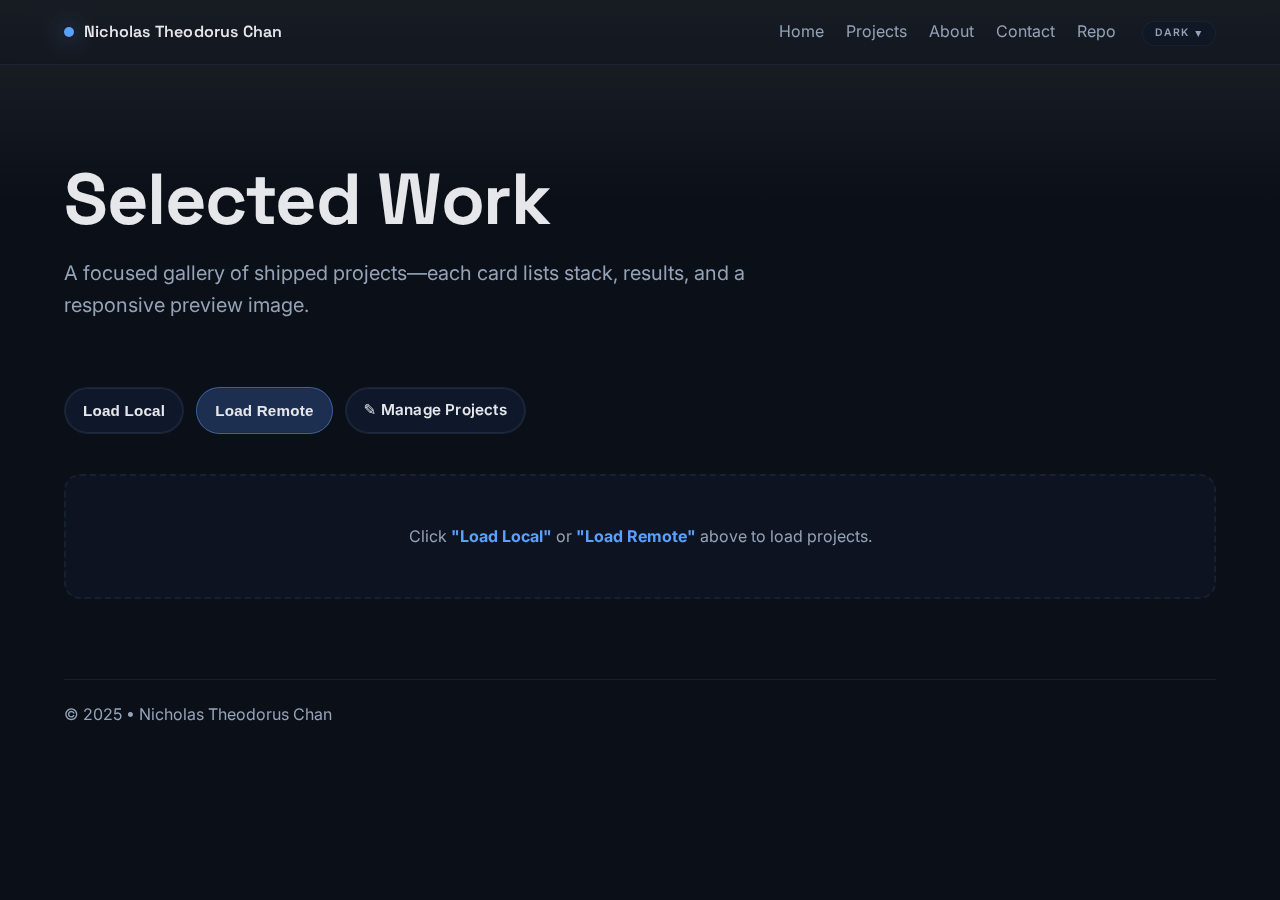
<file: projects/index.html>
<!DOCTYPE html>
<html lang="en" data-theme="dark">
  <head>
    <meta charset="utf-8" />
    <meta name="viewport" content="width=device-width, initial-scale=1" />
    <title>Projects — Firstname Lastname</title>
    <meta
      name="description"
      content="Project gallery with responsive images, accessible cards, and a clean grid layout."
    />
    <!-- Fonts (shared with landing) -->
    <link rel="preconnect" href="https://fonts.googleapis.com" />
    <link rel="preconnect" href="https://fonts.gstatic.com" crossorigin />
    <link
      href="https://fonts.googleapis.com/css2?family=Inter:wght@300..900&family=Space+Grotesk:wght@400..700&display=swap"
      rel="stylesheet"
    />
    <!-- Shared styles -->
    <link rel="stylesheet" href="/styles.css" />
  </head>

  <body>
    <!-- Skip to main content link (Accessibility Enhancement) -->
    <a href="#main-content" class="skip-link">Skip to main content</a>

    <!-- ================== Nav (shared) ================== -->
    <header class="nav">
      <div class="wrap nav-inner">
        <div class="brand">
          <span class="brand-dot" aria-hidden="true"></span>
          <span>Nicholas Theodorus Chan</span>
        </div>

        <nav class="links" aria-label="Primary">
          <a href="/index.html" data-nav-transition>Home</a>
          <a href="/projects/index.html" data-nav-transition>Projects</a>
          <a href="/about/index.html" data-nav-transition>About</a>
          <a href="/contact/index.html" data-nav-transition>Contact</a>
          <!-- required links surfaced on page 1 -->
          <a
            id="repo"
            href="https://github.com/NicholasTc/cse134b_hw5_NicholasChan.git"
            aria-label="GitHub repository"
            >Repo</a
          >
          <div class="theme-picker" data-theme-picker>
            <button
              type="button"
              class="theme-trigger"
              data-theme-trigger
              aria-haspopup="true"
              aria-expanded="false"
            >
              <span class="theme-trigger-label" data-theme-label>Dark</span>
              <span class="theme-trigger-caret" aria-hidden="true">▾</span>
              <span class="sr-only">Open theme picker</span>
            </button>
            <div
              class="theme-panel"
              role="dialog"
              aria-label="Theme picker"
              data-theme-panel
              tabindex="-1"
              hidden
            >
              <div class="theme-panel-head">
                <p>Theme options</p>
                <button
                  type="button"
                  class="theme-panel-close"
                  data-theme-close
                  aria-label="Close theme picker"
                >
                  ✕
                </button>
              </div>
              <p class="theme-panel-subheading">Presets</p>
              <div class="theme-options">
                <button type="button" data-theme-option="dark">Dark</button>
                <button type="button" data-theme-option="light">Light</button>
                <button type="button" data-theme-option="midnight">
                  Midnight
                </button>
                <button type="button" data-theme-option="sand">Sand</button>
              </div>
              <hr />
              <button
                type="button"
                class="theme-custom-open"
                data-theme-custom-open
              >
                Custom…
              </button>
              <form class="theme-custom-form" data-theme-custom-form hidden>
                <label>
                  <span>Background color</span>
                  <input
                    type="color"
                    name="bg"
                    value="#0b0f17"
                    aria-label="Background color"
                    required
                  />
                </label>
                <label>
                  <span>Text color</span>
                  <input
                    type="color"
                    name="text"
                    value="#e5e7eb"
                    aria-label="Text color"
                    required
                  />
                </label>
                <label>
                  <span>Accent color</span>
                  <input
                    type="color"
                    name="accent"
                    value="#60a5fa"
                    aria-label="Accent color"
                    required
                  />
                </label>
                <label>
                  <span>Font</span>
                  <select name="font" aria-label="Font selection">
                    <option value="inter">Inter / Space Grotesk</option>
                    <option value="serif">Serif stack</option>
                    <option value="mono">Monospace stack</option>
                  </select>
                </label>
                <div class="theme-custom-actions">
                  <button type="button" data-theme-custom-save>
                    Save theme
                  </button>
                  <button type="button" data-theme-custom-cancel>Cancel</button>
                </div>
              </form>
              <button type="button" class="theme-reset" data-theme-reset>
                Reset to Dark
              </button>
            </div>
          </div>
        </nav>
      </div>
    </header>
    <noscript>
      <p class="no-js-note">Enable JavaScript to access the theme switcher.</p>
    </noscript>

    <main id="main-content" class="wrap">
      <!-- ================== Hero ================== -->
      <section class="hero projects-hero" aria-label="Projects intro">
        <h1>Selected Work</h1>
        <p class="lead">
          A focused gallery of shipped projects—each card lists stack, results,
          and a responsive preview image.
        </p>
      </section>

      <!-- ================== Data Loading Controls ================== -->
      <section class="projects-head" aria-label="Project data controls">
        <div class="controls">
          <!-- Load Data Buttons (Part 2: Data Loading) -->
          <div
            class="data-loaders"
            role="toolbar"
            aria-label="Load project data"
          >
            <button
              type="button"
              id="loadLocalBtn"
              class="btn load-btn"
              aria-describedby="loadStatus"
            >
              Load Local
            </button>
            <button
              type="button"
              id="loadRemoteBtn"
              class="btn load-btn load-btn--primary"
              aria-describedby="loadStatus"
            >
              Load Remote
            </button>

            <!-- Link to CRUD page (Part 3) -->
            <a href="/crud.html" class="btn load-btn" data-nav-transition>
              ✎ Manage Projects
            </a>
          </div>

          <!-- Status message for loading feedback -->
          <p
            id="loadStatus"
            class="load-status"
            role="status"
            aria-live="polite"
            hidden
          ></p>
        </div>
      </section>

      <!-- ================== Projects Grid (populated via JavaScript) ================== -->
      <section aria-labelledby="gallery-title">
        <h2 id="gallery-title" class="sr-only">Project gallery</h2>

        <!-- 
          Part 2: Data Loading
          This container starts empty. Click "Load Local" or "Load Remote" 
          to populate it with <project-card> elements via JavaScript.
        -->
        <div class="project-cards-grid" id="projectCardsContainer">
          <!-- Project cards will be dynamically inserted here -->
          <p class="empty-state">
            Click <strong>"Load Local"</strong> or
            <strong>"Load Remote"</strong> above to load projects.
          </p>
        </div>
      </section>

      <!--  Footer -->
      <footer>© 2025 • Nicholas Theodorus Chan</footer>
    </main>
    <script type="module" src="/assets/scripts/project-card.js"></script>
    <script type="module" src="/assets/scripts/project-loader.js"></script>
    <script type="module" src="/assets/scripts/theme-transitions.js"></script>
  </body>
</html>
</file>
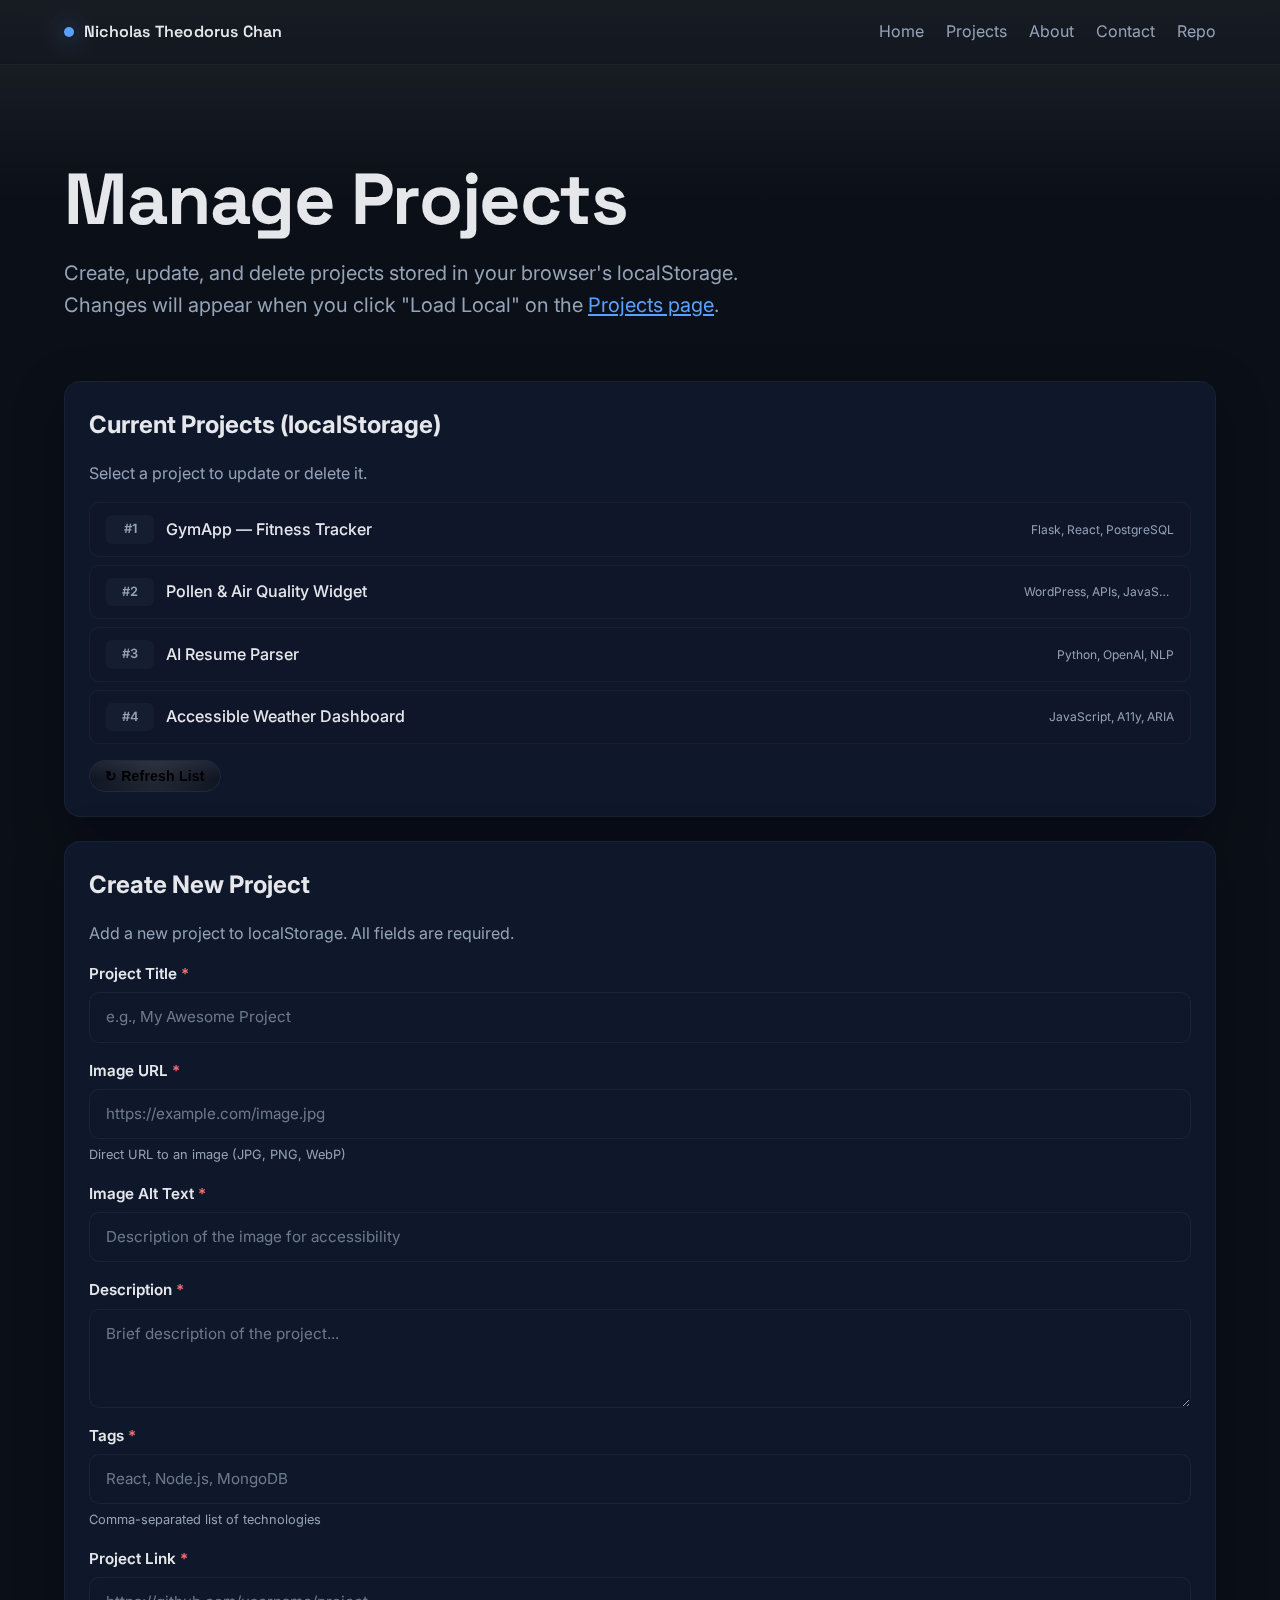
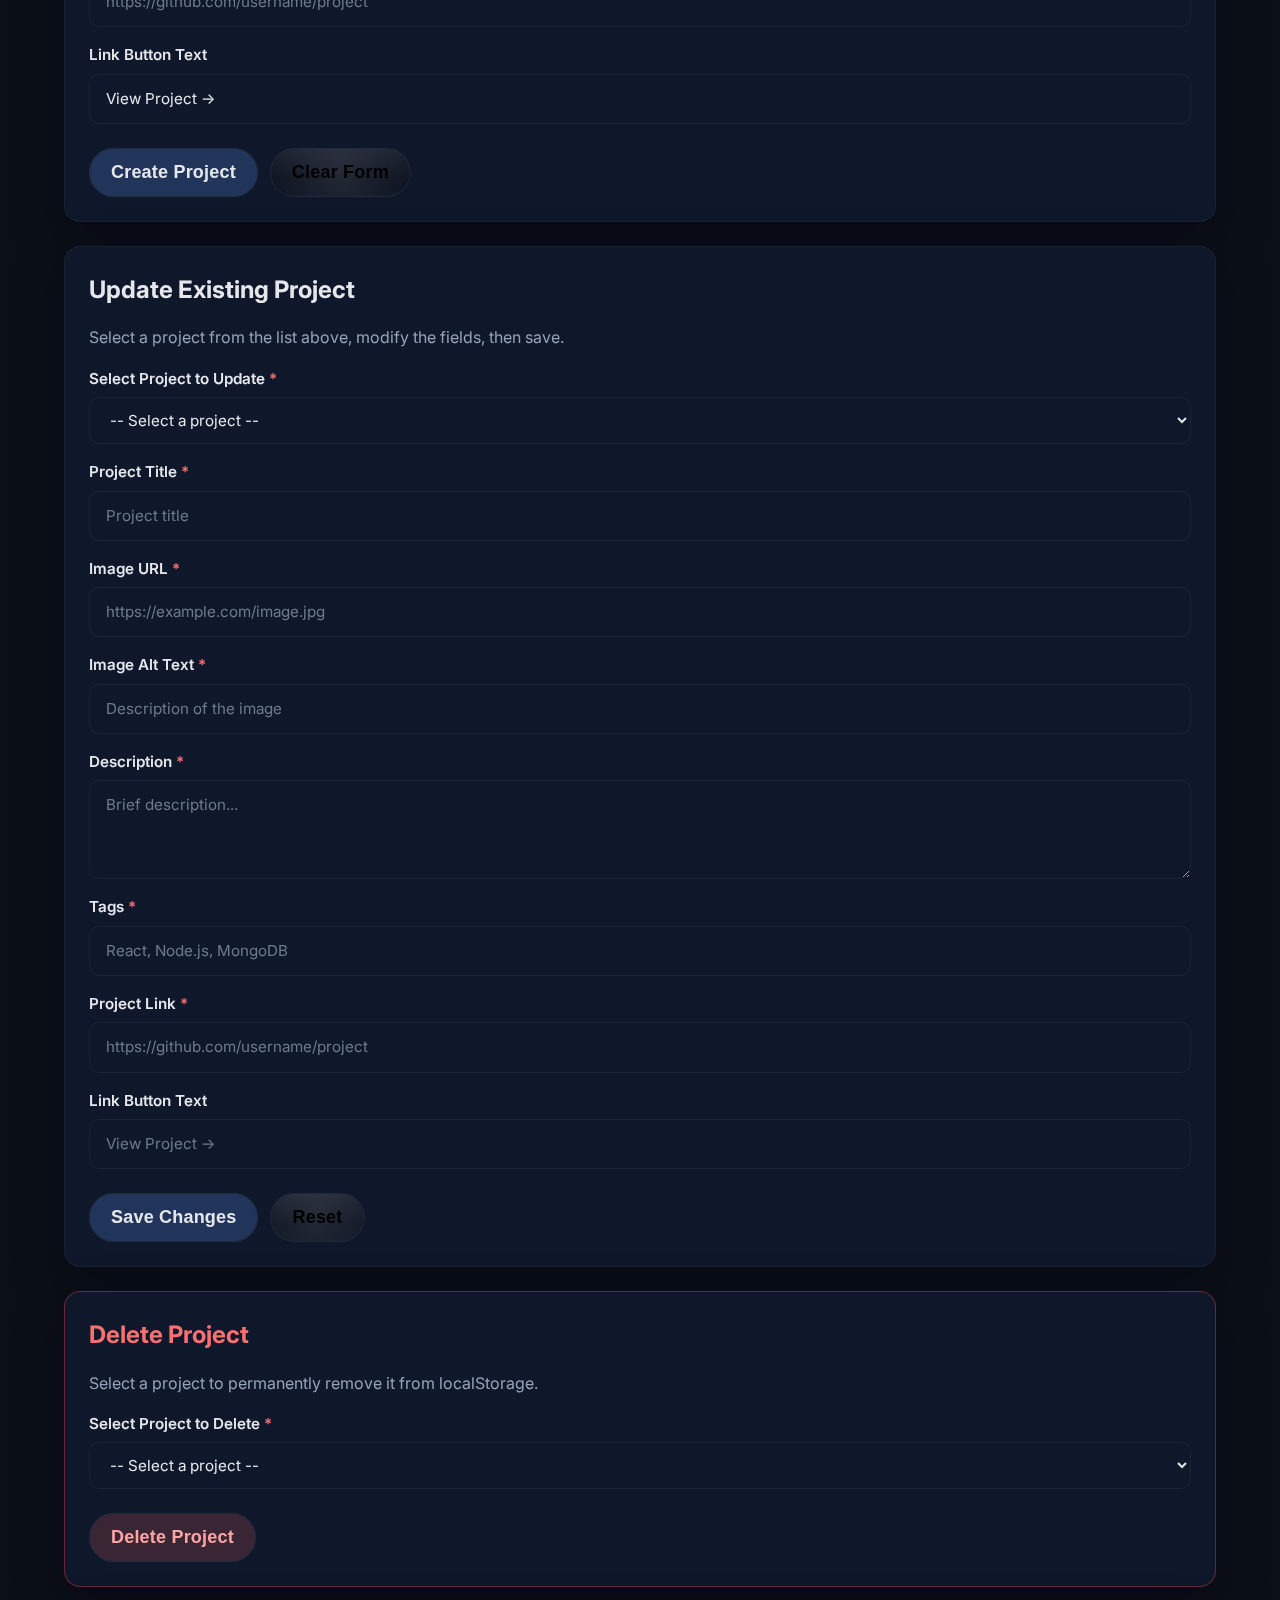
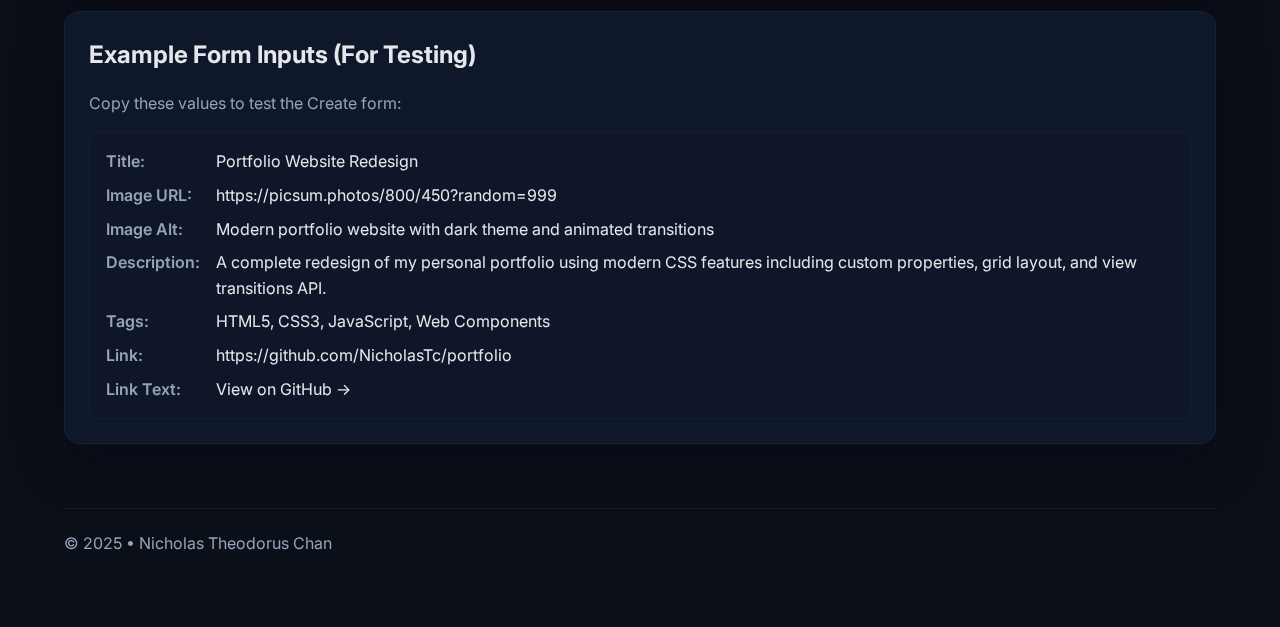
<file: crud.html>
<!DOCTYPE html>
<html lang="en" data-theme="dark">
  <head>
    <meta charset="utf-8" />
    <meta name="viewport" content="width=device-width, initial-scale=1" />
    <title>Manage Projects — CRUD Operations</title>
    <meta
      name="description"
      content="Create, update, and delete projects using localStorage. Part 3 of HW5."
    />
    <!-- Fonts -->
    <link rel="preconnect" href="https://fonts.googleapis.com" />
    <link rel="preconnect" href="https://fonts.gstatic.com" crossorigin />
    <link
      href="https://fonts.googleapis.com/css2?family=Inter:wght@300..900&family=Space+Grotesk:wght@400..700&display=swap"
      rel="stylesheet"
    />
    <!-- Shared styles -->
    <link rel="stylesheet" href="/styles.css" />
  </head>

  <body>
    <!-- Skip to main content link (Accessibility Enhancement) -->
    <a href="#main-content" class="skip-link">Skip to main content</a>

    <!-- ================== Nav ================== -->
    <header class="nav">
      <div class="wrap nav-inner">
        <div class="brand">
          <span class="brand-dot" aria-hidden="true"></span>
          <span>Nicholas Theodorus Chan</span>
        </div>

        <nav class="links" aria-label="Primary">
          <a href="/index.html" data-nav-transition>Home</a>
          <a href="/projects/index.html" data-nav-transition>Projects</a>
          <a href="/about/index.html" data-nav-transition>About</a>
          <a href="/contact/index.html" data-nav-transition>Contact</a>
          <a
            id="repo"
            href="https://github.com/NicholasTc/cse134b_hw5_NicholasChan.git"
            aria-label="GitHub repository"
            >Repo</a
          >
        </nav>
      </div>
    </header>

    <main id="main-content" class="wrap crud-main">
      <!-- ================== Hero ================== -->
      <section class="hero crud-hero" aria-label="CRUD intro">
        <h1>Manage Projects</h1>
        <p class="lead">
          Create, update, and delete projects stored in your browser's
          localStorage. Changes will appear when you click "Load Local" on the
          <a href="/projects/index.html" class="link">Projects page</a>.
        </p>
      </section>

      <!-- ================== Current Projects List ================== -->
      <section class="crud-section" aria-labelledby="current-projects-title">
        <div class="crud-card">
          <h2 id="current-projects-title">Current Projects (localStorage)</h2>
          <p class="muted">Select a project to update or delete it.</p>

          <div
            id="projectsList"
            class="projects-list"
            role="listbox"
            aria-label="Stored projects"
          >
            <!-- Projects will be dynamically loaded here -->
            <p class="empty-list">Loading projects...</p>
          </div>

          <button type="button" id="refreshListBtn" class="btn refresh-btn">
            ↻ Refresh List
          </button>
        </div>
      </section>

      <!-- ================== CREATE Form ================== -->
      <section class="crud-section" aria-labelledby="create-title">
        <div class="crud-card">
          <h2 id="create-title">Create New Project</h2>
          <p class="muted">
            Add a new project to localStorage. All fields are required.
          </p>

          <form id="createForm" class="crud-form" novalidate>
            <div class="form-group">
              <label for="create-title-input"
                >Project Title <span class="req">*</span></label
              >
              <input
                type="text"
                id="create-title-input"
                name="title"
                placeholder="e.g., My Awesome Project"
                required
                minlength="3"
                maxlength="100"
              />
            </div>

            <div class="form-group">
              <label for="create-image"
                >Image URL <span class="req">*</span></label
              >
              <input
                type="url"
                id="create-image"
                name="image"
                placeholder="https://example.com/image.jpg"
                required
              />
              <p class="hint">Direct URL to an image (JPG, PNG, WebP)</p>
            </div>

            <div class="form-group">
              <label for="create-image-alt"
                >Image Alt Text <span class="req">*</span></label
              >
              <input
                type="text"
                id="create-image-alt"
                name="imageAlt"
                placeholder="Description of the image for accessibility"
                required
                minlength="10"
                maxlength="200"
              />
            </div>

            <div class="form-group">
              <label for="create-description"
                >Description <span class="req">*</span></label
              >
              <textarea
                id="create-description"
                name="description"
                rows="3"
                placeholder="Brief description of the project..."
                required
                minlength="20"
                maxlength="500"
              ></textarea>
            </div>

            <div class="form-group">
              <label for="create-tags">Tags <span class="req">*</span></label>
              <input
                type="text"
                id="create-tags"
                name="tags"
                placeholder="React, Node.js, MongoDB"
                required
              />
              <p class="hint">Comma-separated list of technologies</p>
            </div>

            <div class="form-group">
              <label for="create-link"
                >Project Link <span class="req">*</span></label
              >
              <input
                type="url"
                id="create-link"
                name="link"
                placeholder="https://github.com/username/project"
                required
              />
            </div>

            <div class="form-group">
              <label for="create-link-text">Link Button Text</label>
              <input
                type="text"
                id="create-link-text"
                name="linkText"
                placeholder="View Project →"
                value="View Project →"
                maxlength="30"
              />
            </div>

            <div class="form-actions">
              <button type="submit" class="btn btn-primary">
                Create Project
              </button>
              <button type="reset" class="btn">Clear Form</button>
            </div>

            <p
              id="createStatus"
              class="form-status"
              role="status"
              aria-live="polite"
              hidden
            ></p>
          </form>
        </div>
      </section>

      <!-- ================== UPDATE Form ================== -->
      <section class="crud-section" aria-labelledby="update-title">
        <div class="crud-card">
          <h2 id="update-title">Update Existing Project</h2>
          <p class="muted">
            Select a project from the list above, modify the fields, then save.
          </p>

          <form id="updateForm" class="crud-form" novalidate>
            <div class="form-group">
              <label for="update-select"
                >Select Project to Update <span class="req">*</span></label
              >
              <select id="update-select" name="projectId" required>
                <option value="">-- Select a project --</option>
                <!-- Options populated dynamically -->
              </select>
            </div>

            <div class="form-group">
              <label for="update-title-input"
                >Project Title <span class="req">*</span></label
              >
              <input
                type="text"
                id="update-title-input"
                name="title"
                placeholder="Project title"
                required
                minlength="3"
                maxlength="100"
              />
            </div>

            <div class="form-group">
              <label for="update-image"
                >Image URL <span class="req">*</span></label
              >
              <input
                type="url"
                id="update-image"
                name="image"
                placeholder="https://example.com/image.jpg"
                required
              />
            </div>

            <div class="form-group">
              <label for="update-image-alt"
                >Image Alt Text <span class="req">*</span></label
              >
              <input
                type="text"
                id="update-image-alt"
                name="imageAlt"
                placeholder="Description of the image"
                required
                minlength="10"
                maxlength="200"
              />
            </div>

            <div class="form-group">
              <label for="update-description"
                >Description <span class="req">*</span></label
              >
              <textarea
                id="update-description"
                name="description"
                rows="3"
                placeholder="Brief description..."
                required
                minlength="20"
                maxlength="500"
              ></textarea>
            </div>

            <div class="form-group">
              <label for="update-tags">Tags <span class="req">*</span></label>
              <input
                type="text"
                id="update-tags"
                name="tags"
                placeholder="React, Node.js, MongoDB"
                required
              />
            </div>

            <div class="form-group">
              <label for="update-link"
                >Project Link <span class="req">*</span></label
              >
              <input
                type="url"
                id="update-link"
                name="link"
                placeholder="https://github.com/username/project"
                required
              />
            </div>

            <div class="form-group">
              <label for="update-link-text">Link Button Text</label>
              <input
                type="text"
                id="update-link-text"
                name="linkText"
                placeholder="View Project →"
                maxlength="30"
              />
            </div>

            <div class="form-actions">
              <button type="submit" class="btn btn-primary">
                Save Changes
              </button>
              <button type="reset" class="btn">Reset</button>
            </div>

            <p
              id="updateStatus"
              class="form-status"
              role="status"
              aria-live="polite"
              hidden
            ></p>
          </form>
        </div>
      </section>

      <!-- ================== DELETE Section ================== -->
      <section class="crud-section" aria-labelledby="delete-title">
        <div class="crud-card crud-card--danger">
          <h2 id="delete-title">Delete Project</h2>
          <p class="muted">
            Select a project to permanently remove it from localStorage.
          </p>

          <form id="deleteForm" class="crud-form">
            <div class="form-group">
              <label for="delete-select"
                >Select Project to Delete <span class="req">*</span></label
              >
              <select id="delete-select" name="projectId" required>
                <option value="">-- Select a project --</option>
                <!-- Options populated dynamically -->
              </select>
            </div>

            <div id="deletePreview" class="delete-preview" hidden>
              <p><strong>You are about to delete:</strong></p>
              <p id="deletePreviewTitle" class="delete-preview-title"></p>
            </div>

            <div class="form-actions">
              <button type="submit" class="btn btn-danger">
                Delete Project
              </button>
            </div>

            <p
              id="deleteStatus"
              class="form-status"
              role="status"
              aria-live="polite"
              hidden
            ></p>
          </form>
        </div>
      </section>

      <!-- ================== Example Test Data ================== -->
      <section class="crud-section" aria-labelledby="example-title">
        <div class="crud-card">
          <h2 id="example-title">Example Form Inputs (For Testing)</h2>
          <p class="muted">Copy these values to test the Create form:</p>

          <div class="example-data">
            <dl>
              <dt>Title:</dt>
              <dd>Portfolio Website Redesign</dd>

              <dt>Image URL:</dt>
              <dd>https://picsum.photos/800/450?random=999</dd>

              <dt>Image Alt:</dt>
              <dd>
                Modern portfolio website with dark theme and animated
                transitions
              </dd>

              <dt>Description:</dt>
              <dd>
                A complete redesign of my personal portfolio using modern CSS
                features including custom properties, grid layout, and view
                transitions API.
              </dd>

              <dt>Tags:</dt>
              <dd>HTML5, CSS3, JavaScript, Web Components</dd>

              <dt>Link:</dt>
              <dd>https://github.com/NicholasTc/portfolio</dd>

              <dt>Link Text:</dt>
              <dd>View on GitHub →</dd>
            </dl>
          </div>
        </div>
      </section>

      <!-- Footer -->
      <footer>© 2025 • Nicholas Theodorus Chan</footer>
    </main>

    <script type="module" src="/assets/scripts/project-crud.js"></script>
    <script type="module" src="/assets/scripts/theme-transitions.js"></script>
  </body>
</html>
</file>
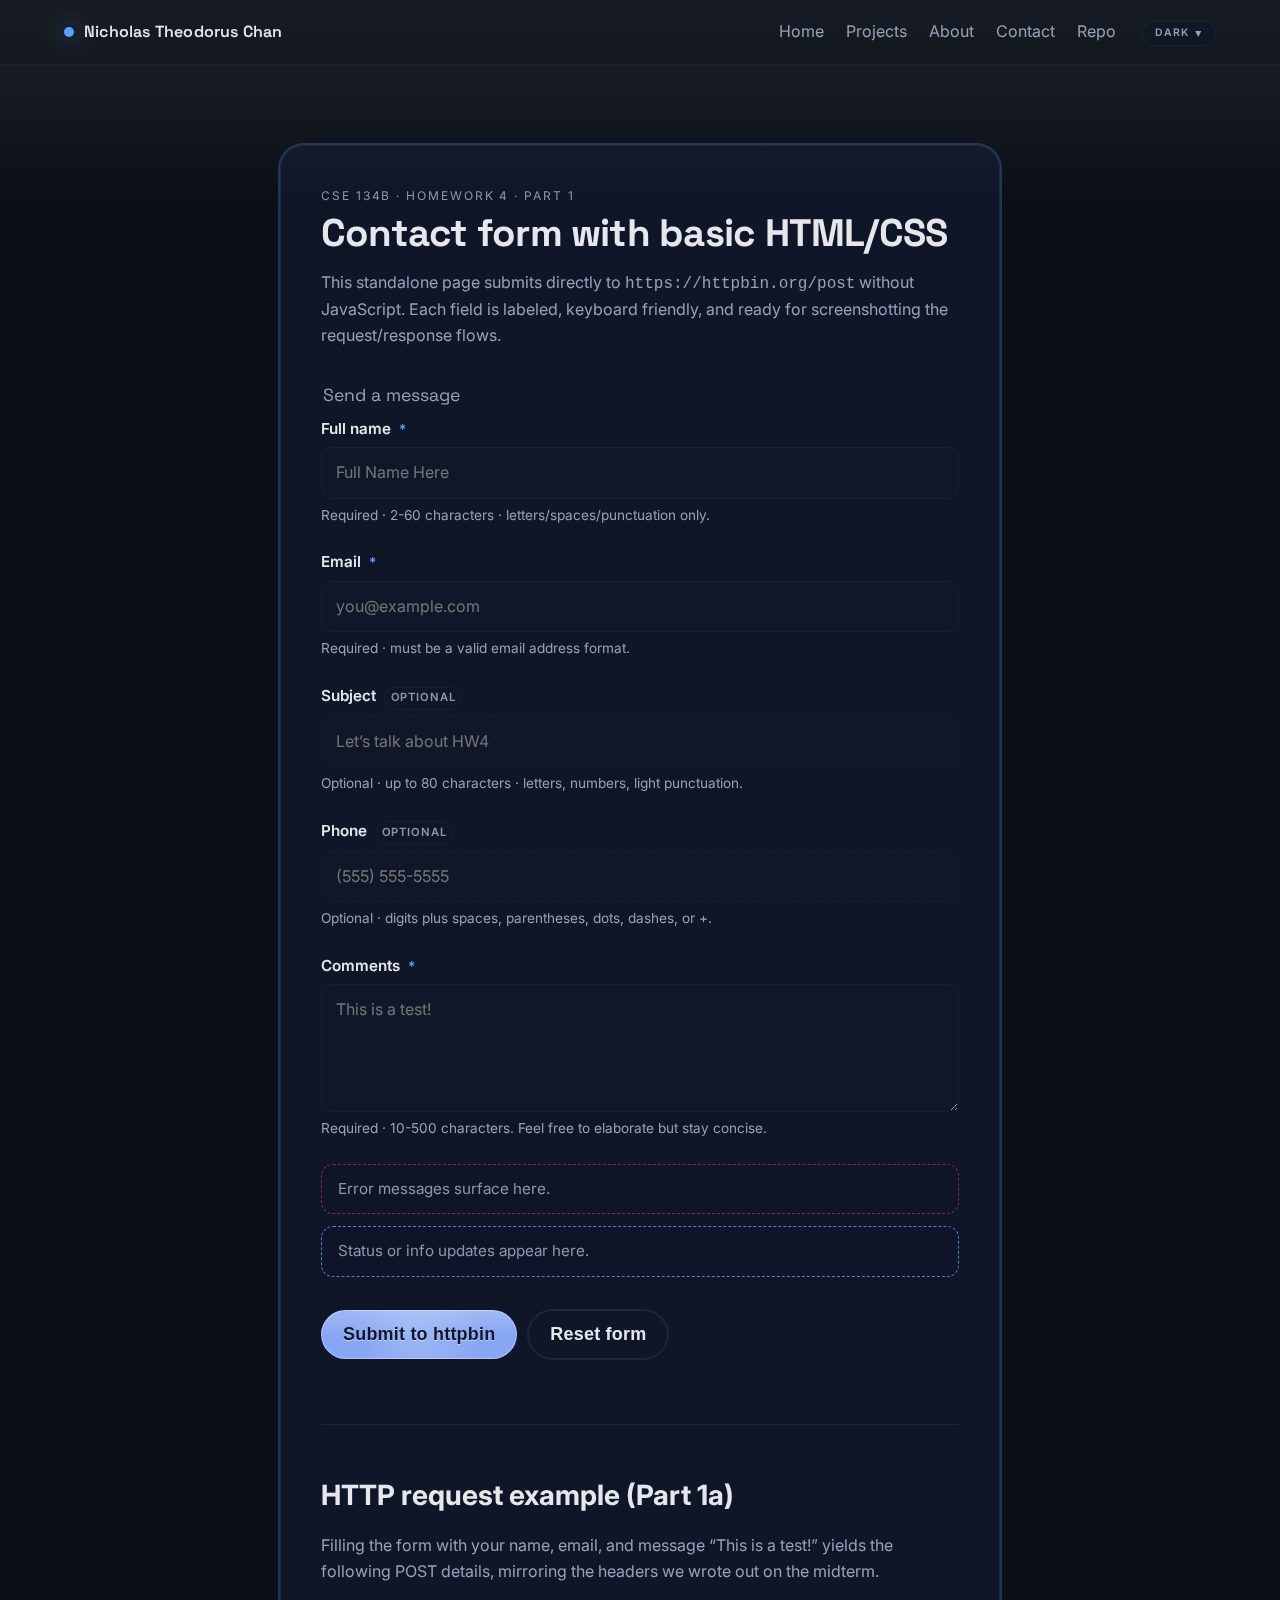
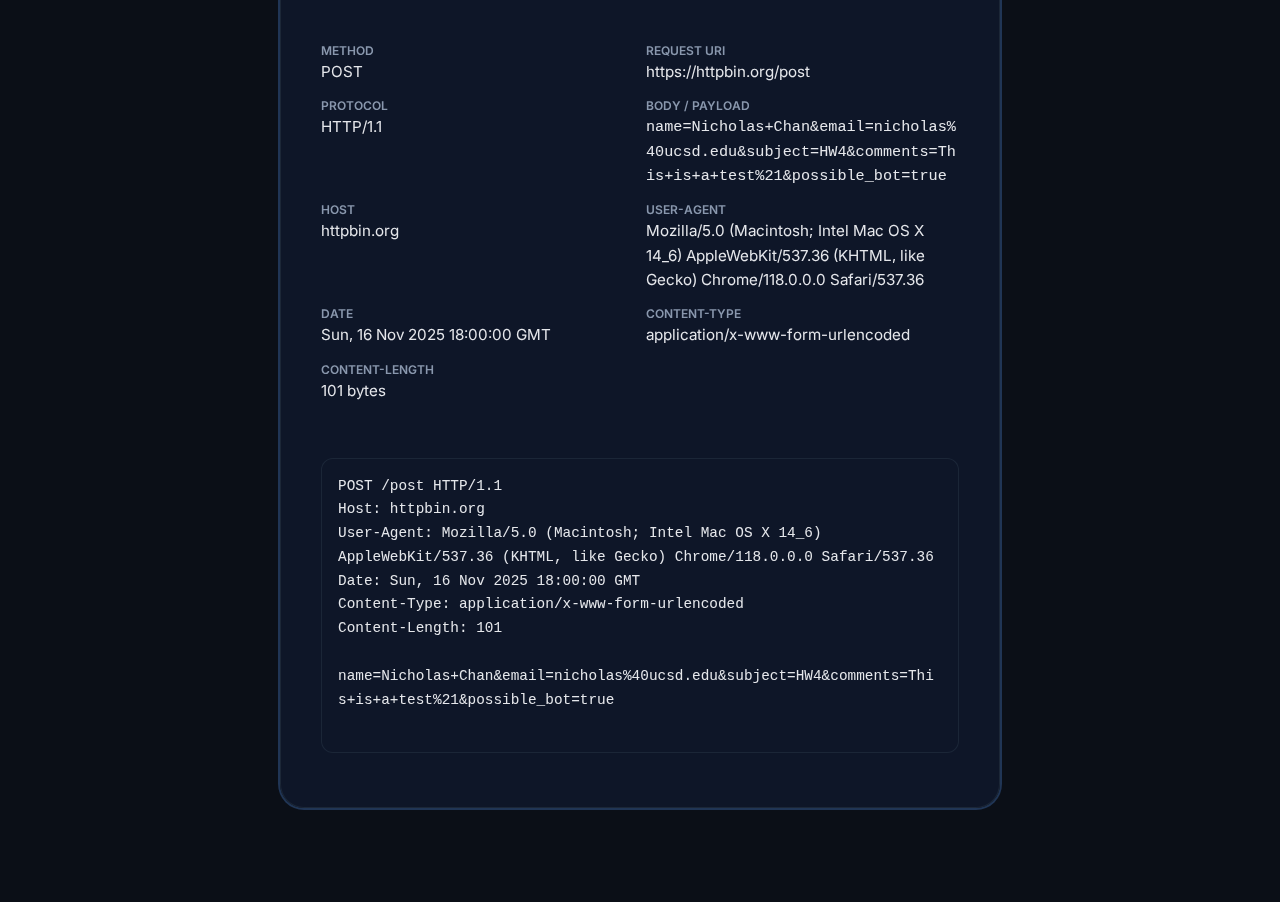
<file: form-no-js.html>
<!DOCTYPE html>
<html lang="en" data-theme="dark">
  <head>
    <meta charset="utf-8" />
    <meta name="viewport" content="width=device-width, initial-scale=1" />
    <title>Contact Form (No JS) — Nicholas Chan</title>
    <meta
      name="description"
      content="Part 1 contact form for CSE 134B HW4 demonstrating semantic HTML, accessible labels, and styled layout with httpbin.org POST target."
    />

    <link rel="preconnect" href="https://fonts.googleapis.com" />
    <link rel="preconnect" href="https://fonts.gstatic.com" crossorigin />
    <link
      href="https://fonts.googleapis.com/css2?family=Inter:wght@300..900&family=Space+Grotesk:wght@400..700&display=swap"
      rel="stylesheet"
    />
    <link rel="stylesheet" href="/styles.css" />

    <style>
      :root {
        --form-surface: color-mix(
          in oklab,
          var(--surface, #0f172a) 92%,
          transparent
        );
        --form-border: color-mix(
          in oklab,
          var(--line, #1f2a3b) 85%,
          transparent
        );
        --form-muted: color-mix(
          in oklab,
          var(--muted, #94a3b8) 92%,
          transparent
        );
        --form-focus: color-mix(
          in oklab,
          var(--accent, #60a5fa) 85%,
          white 15%
        );
        --form-error: color-mix(in oklab, crimson 75%, #420b1c);
        --form-success: color-mix(in oklab, #34d399 75%, #0f172a);
      }

      .form-page {
        padding-block: clamp(3rem, 7vw, 5rem) 6rem;
      }

      .form-card {
        margin: 0 auto;
        max-width: 720px;
        background: var(--form-surface);
        border: 1px solid var(--form-border);
        border-radius: clamp(1rem, 2vw, 1.5rem);
        padding: clamp(1.5rem, 4vw, 2.5rem);
        box-shadow: 0 30px 60px rgba(8, 15, 35, 0.35);
        backdrop-filter: blur(12px);
      }

      .form-card h1 {
        font-size: clamp(2rem, 3vw, 2.5rem);
        margin-bottom: 0.5rem;
      }

      .eyebrow {
        text-transform: uppercase;
        font-size: 0.75rem;
        letter-spacing: 0.16em;
        color: var(--form-muted);
        margin: 0 0 0.5rem;
      }

      .form-card form {
        display: flex;
        flex-direction: column;
        gap: 1.5rem;
        margin-top: 2rem;
      }

      fieldset {
        border: 0;
        margin: 0;
        padding: 0;
        display: grid;
        gap: 1.5rem;
      }

      legend {
        font-family: var(--font-display, "Space Grotesk", system-ui);
        font-size: 1.1rem;
        color: var(--muted);
        margin-bottom: 0.5rem;
      }

      .field {
        display: flex;
        flex-direction: column;
        gap: 0.4rem;
      }

      label {
        font-weight: 600;
        display: flex;
        gap: 0.5rem;
        align-items: baseline;
      }

      .required-indicator {
        color: var(--accent);
        font-size: 0.85rem;
        letter-spacing: 0.08em;
      }

      input,
      textarea {
        width: 100%;
        border: 1px solid var(--form-border);
        border-radius: 0.85rem;
        background: color-mix(
          in oklab,
          var(--surface, #0f172a) 70%,
          transparent
        );
        color: var(--text, #e5e7eb);
        font: inherit;
        padding: 0.85rem 1rem;
        transition: border-color 0.2s ease, box-shadow 0.2s ease,
          background-color 0.2s ease;
      }

      input:focus,
      textarea:focus {
        outline: none;
        border-color: var(--form-focus);
        box-shadow: 0 0 0 3px
          color-mix(in oklab, var(--form-focus) 35%, transparent);
      }

      textarea {
        resize: vertical;
        min-height: 8rem;
      }

      .field :is(input, textarea):required {
        border-color: color-mix(in oklab, var(--form-border) 85%, transparent);
      }

      .field :is(input, textarea):optional {
        border-style: dashed;
      }

      .field :is(input, textarea):placeholder-shown:not(:focus) {
        border-color: color-mix(in oklab, var(--form-border) 65%, transparent);
      }

      .field :is(input, textarea):user-invalid {
        border-color: var(--form-error);
        box-shadow: 0 0 0 2px
          color-mix(in oklab, var(--form-error) 35%, transparent);
        background: color-mix(in oklab, var(--form-error) 8%, transparent);
      }

      .field :is(input, textarea):user-valid {
        border-color: var(--form-success);
        box-shadow: 0 0 0 2px
          color-mix(in oklab, var(--form-success) 30%, transparent);
        background: color-mix(in oklab, var(--form-success) 8%, transparent);
      }

      .field :is(input, textarea):user-invalid + .hint {
        color: var(--form-error);
      }

      .field :is(input, textarea):user-valid + .hint {
        color: var(--form-success);
      }

      .hint {
        font-size: 0.9rem;
        color: var(--form-muted);
      }

      .optional-pill {
        display: inline-flex;
        align-items: center;
        font-size: 0.7rem;
        letter-spacing: 0.08em;
        text-transform: uppercase;
        padding: 0.1rem 0.35rem;
        border-radius: 999px;
        border: 1px solid
          color-mix(in oklab, var(--form-border) 60%, transparent);
        color: var(--form-muted);
      }

      .form-feedback {
        display: flex;
        flex-direction: column;
        gap: 0.75rem;
      }

      output.feedback {
        min-height: 2.25rem;
        border-radius: 0.75rem;
        border: 1px dashed
          color-mix(in oklab, var(--form-border) 70%, transparent);
        padding: 0.75rem 1rem;
        font-size: 0.95rem;
        background: color-mix(in oklab, var(--surface) 45%, transparent);
      }

      output.feedback:empty::before {
        content: attr(data-placeholder);
        color: var(--form-muted);
      }

      output.error {
        border-color: color-mix(in oklab, crimson 55%, var(--form-border));
        color: color-mix(in oklab, crimson 70%, white 30%);
      }

      output.info {
        border-color: color-mix(in oklab, var(--form-focus) 70%, transparent);
        color: color-mix(in oklab, var(--form-focus) 80%, white 20%);
      }

      .form-actions {
        display: flex;
        flex-wrap: wrap;
        gap: 1rem;
        align-items: center;
      }

      .form-actions .btn.secondary {
        background: transparent;
        border: 1px solid var(--form-border);
        color: var(--text);
      }

      .http-example {
        margin-top: clamp(2.5rem, 6vw, 4rem);
        border-top: 1px solid var(--form-border);
        padding-top: clamp(2rem, 5vw, 3rem);
        display: grid;
        gap: 1.5rem;
      }

      .http-grid {
        display: grid;
        gap: 0.75rem;
        grid-template-columns: repeat(auto-fit, minmax(210px, 1fr));
      }

      .http-grid dt {
        font-weight: 600;
        text-transform: uppercase;
        font-size: 0.75rem;
        color: var(--form-muted);
      }

      .http-grid dd {
        margin: 0;
        font-size: 0.95rem;
        overflow-wrap: anywhere;
      }

      .http-grid code {
        display: inline-block;
        overflow-wrap: anywhere;
        word-break: break-word;
      }

      pre {
        background: color-mix(in oklab, var(--surface) 75%, transparent);
        border: 1px solid var(--form-border);
        border-radius: 0.75rem;
        padding: 1rem;
        overflow-x: auto;
        font-size: 0.9rem;
        line-height: 1.65;
        white-space: pre-wrap;
        word-break: break-word;
      }

      @media (prefers-reduced-motion: reduce) {
        input,
        textarea {
          transition: none;
        }
      }

      @media (width <= 640px) {
        .form-card {
          padding: 1.25rem;
        }
        .form-actions {
          flex-direction: column;
          align-items: stretch;
        }
      }
    </style>
  </head>
  <body>
    <header class="nav">
      <div class="wrap nav-inner">
        <div class="brand">
          <span class="brand-dot" aria-hidden="true"></span>
          <span>Nicholas Theodorus Chan</span>
        </div>
        <nav class="links" aria-label="Primary">
          <a href="/index.html" data-nav-transition>Home</a>
          <a href="/projects/index.html" data-nav-transition>Projects</a>
          <a href="/about/index.html" data-nav-transition>About</a>
          <a href="/contact/index.html" data-nav-transition>Contact</a>
          <a
            id="repo"
            href="https://github.com/NicholasTc/cse134b_hw5_NicholasChan.git"
            aria-label="GitHub repository"
            >Repo</a
          >
          <div class="theme-picker" data-theme-picker>
            <button
              type="button"
              class="theme-trigger"
              data-theme-trigger
              aria-haspopup="true"
              aria-expanded="false"
            >
              <span class="theme-trigger-label" data-theme-label>Dark</span>
              <span class="theme-trigger-caret" aria-hidden="true">▾</span>
              <span class="sr-only">Open theme picker</span>
            </button>
            <div
              class="theme-panel"
              role="dialog"
              aria-label="Theme picker"
              data-theme-panel
              tabindex="-1"
              hidden
            >
              <div class="theme-panel-head">
                <p>Theme options</p>
                <button
                  type="button"
                  class="theme-panel-close"
                  data-theme-close
                  aria-label="Close theme picker"
                >
                  ✕
                </button>
              </div>
              <p class="theme-panel-subheading">Presets</p>
              <div class="theme-options">
                <button type="button" data-theme-option="dark">Dark</button>
                <button type="button" data-theme-option="light">Light</button>
                <button type="button" data-theme-option="midnight">
                  Midnight
                </button>
                <button type="button" data-theme-option="sand">Sand</button>
              </div>
              <hr />
              <button
                type="button"
                class="theme-custom-open"
                data-theme-custom-open
              >
                Custom…
              </button>
              <form class="theme-custom-form" data-theme-custom-form hidden>
                <label>
                  <span>Background color</span>
                  <input
                    type="color"
                    name="bg"
                    value="#0b0f17"
                    aria-label="Background color"
                    required
                  />
                </label>
                <label>
                  <span>Text color</span>
                  <input
                    type="color"
                    name="text"
                    value="#e5e7eb"
                    aria-label="Text color"
                    required
                  />
                </label>
                <label>
                  <span>Accent color</span>
                  <input
                    type="color"
                    name="accent"
                    value="#60a5fa"
                    aria-label="Accent color"
                    required
                  />
                </label>
                <label>
                  <span>Font</span>
                  <select name="font" aria-label="Font selection">
                    <option value="inter">Inter / Space Grotesk</option>
                    <option value="serif">Serif stack</option>
                    <option value="mono">Monospace stack</option>
                  </select>
                </label>
                <div class="theme-custom-actions">
                  <button type="button" data-theme-custom-save>
                    Save theme
                  </button>
                  <button type="button" data-theme-custom-cancel>Cancel</button>
                </div>
              </form>
              <button type="button" class="theme-reset" data-theme-reset>
                Reset to Dark
              </button>
            </div>
          </div>
        </nav>
      </div>
    </header>
    <noscript>
      <p class="no-js-note">
        Enable JavaScript to access the site-wide theme toggle and transitions.
      </p>
    </noscript>

    <main class="wrap form-page" id="main">
      <section class="form-card" aria-labelledby="form-title">
        <p class="eyebrow">CSE 134B · Homework 4 · Part 1</p>
        <h1 id="form-title">Contact form with basic HTML/CSS</h1>
        <p class="muted">
          This standalone page submits directly to
          <code>https://httpbin.org/post</code> without JavaScript. Each field
          is labeled, keyboard friendly, and ready for screenshotting the
          request/response flows.
        </p>

        <form action="https://httpbin.org/post" method="post">
          <fieldset>
            <legend>Send a message</legend>

            <input type="hidden" name="possible_bot" value="true" />

            <div class="field">
              <label for="full-name"
                >Full name
                <span class="required-indicator" aria-hidden="true"
                  >*</span
                ></label
              >
              <input
                id="full-name"
                name="name"
                type="text"
                autocomplete="name"
                inputmode="text"
                required
                minlength="2"
                maxlength="60"
                pattern="[A-Za-z ,.&#39;-]{2,60}"
                title="Use 2-60 characters. Letters, spaces, commas, periods, apostrophes, and hyphens only."
                aria-describedby="name-hint"
                placeholder="Full Name Here"
              />
              <p id="name-hint" class="hint">
                Required · 2-60 characters · letters/spaces/punctuation only.
              </p>
            </div>

            <div class="field">
              <label for="email"
                >Email
                <span class="required-indicator" aria-hidden="true"
                  >*</span
                ></label
              >
              <input
                id="email"
                name="email"
                type="email"
                autocomplete="email"
                inputmode="email"
                required
                minlength="5"
                maxlength="120"
                placeholder="you@example.com"
              />
              <p class="hint" id="email-hint">
                Required · must be a valid email address format.
              </p>
            </div>

            <div class="field">
              <label for="subject"
                >Subject <span class="optional-pill">Optional</span></label
              >
              <input
                id="subject"
                name="subject"
                type="text"
                autocomplete="organization-title"
                inputmode="text"
                maxlength="80"
                pattern="[-A-Za-z0-9 ,.&#39;!?()]{0,80}"
                title="Up to 80 standard characters (letters, numbers, spaces, basic punctuation)."
                placeholder="Let’s talk about HW4"
              />
              <p class="hint">
                Optional · up to 80 characters · letters, numbers, light
                punctuation.
              </p>
            </div>

            <div class="field">
              <label for="phone"
                >Phone <span class="optional-pill">Optional</span></label
              >
              <input
                id="phone"
                name="phone"
                type="tel"
                inputmode="tel"
                autocomplete="tel"
                pattern="^\+?[0-9(). -]{7,20}$"
                maxlength="20"
                title="Use digits with optional spaces, parentheses, dots, dashes, or +."
                placeholder="(555) 555-5555"
              />
              <p class="hint">
                Optional · digits plus spaces, parentheses, dots, dashes, or +.
              </p>
            </div>

            <div class="field">
              <label for="comments"
                >Comments
                <span class="required-indicator" aria-hidden="true"
                  >*</span
                ></label
              >
              <textarea
                id="comments"
                name="comments"
                required
                minlength="10"
                maxlength="500"
                placeholder="This is a test!"
                aria-describedby="comments-hint"
              ></textarea>
              <p id="comments-hint" class="hint">
                Required · 10-500 characters. Feel free to elaborate but stay
                concise.
              </p>
            </div>
          </fieldset>

          <div class="form-feedback" aria-live="polite">
            <output
              id="form-errors"
              name="errors"
              class="feedback error"
              aria-live="assertive"
              role="alert"
              data-placeholder="Error messages surface here."
            ></output>
            <output
              id="form-info"
              name="info"
              class="feedback info"
              aria-live="polite"
              role="status"
              data-placeholder="Status or info updates appear here."
            ></output>
          </div>

          <div class="form-actions">
            <button type="submit" class="btn primary">Submit to httpbin</button>
            <button type="reset" class="btn secondary">Reset form</button>
          </div>
        </form>

        <section class="http-example" aria-labelledby="http-title">
          <div>
            <h2 id="http-title">HTTP request example (Part 1a)</h2>
            <p class="muted">
              Filling the form with your name, email, and message “This is a
              test!” yields the following POST details, mirroring the headers we
              wrote out on the midterm.
            </p>
          </div>

          <dl class="http-grid">
            <div>
              <dt>Method</dt>
              <dd>POST</dd>
            </div>
            <div>
              <dt>Request URI</dt>
              <dd>https://httpbin.org/post</dd>
            </div>
            <div>
              <dt>Protocol</dt>
              <dd>HTTP/1.1</dd>
            </div>
            <div>
              <dt>Body / payload</dt>
              <dd>
                <code
                  >name=Nicholas+Chan&amp;email=nicholas%40ucsd.edu&amp;subject=HW4&amp;comments=This+is+a+test%21&amp;possible_bot=true</code
                >
              </dd>
            </div>
            <div>
              <dt>Host</dt>
              <dd>httpbin.org</dd>
            </div>
            <div>
              <dt>User-Agent</dt>
              <dd>
                Mozilla/5.0 (Macintosh; Intel Mac OS X 14_6) AppleWebKit/537.36
                (KHTML, like Gecko) Chrome/118.0.0.0 Safari/537.36
              </dd>
            </div>
            <div>
              <dt>Date</dt>
              <dd>Sun, 16 Nov 2025 18:00:00 GMT</dd>
            </div>
            <div>
              <dt>Content-Type</dt>
              <dd>application/x-www-form-urlencoded</dd>
            </div>
            <div>
              <dt>Content-Length</dt>
              <dd>101 bytes</dd>
            </div>
          </dl>

          <pre>
POST /post HTTP/1.1
Host: httpbin.org
User-Agent: Mozilla/5.0 (Macintosh; Intel Mac OS X 14_6) AppleWebKit/537.36 (KHTML, like Gecko) Chrome/118.0.0.0 Safari/537.36
Date: Sun, 16 Nov 2025 18:00:00 GMT
Content-Type: application/x-www-form-urlencoded
Content-Length: 101

name=Nicholas+Chan&email=nicholas%40ucsd.edu&subject=HW4&comments=This+is+a+test%21&possible_bot=true
        </pre
          >
        </section>
      </section>
    </main>
    <script type="module" src="/assets/scripts/theme-transitions.js"></script>
  </body>
</html>
</file>
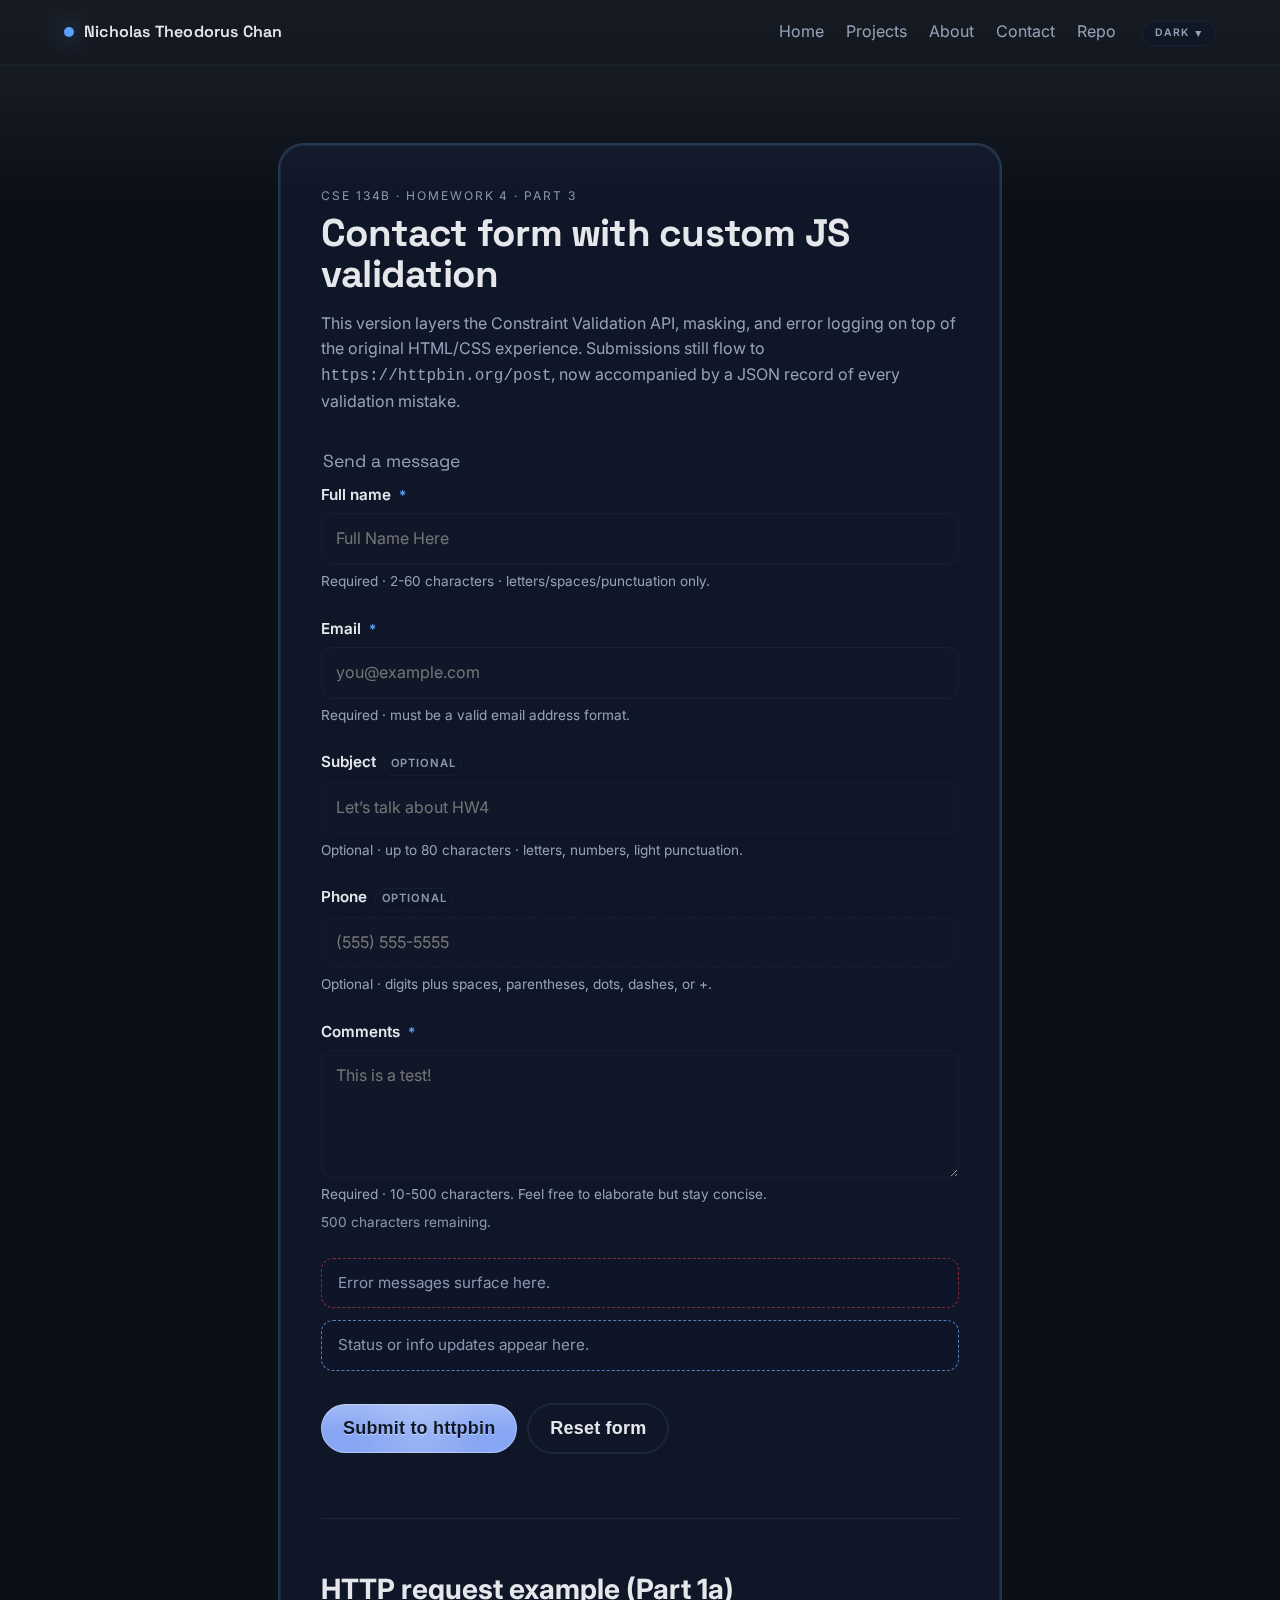
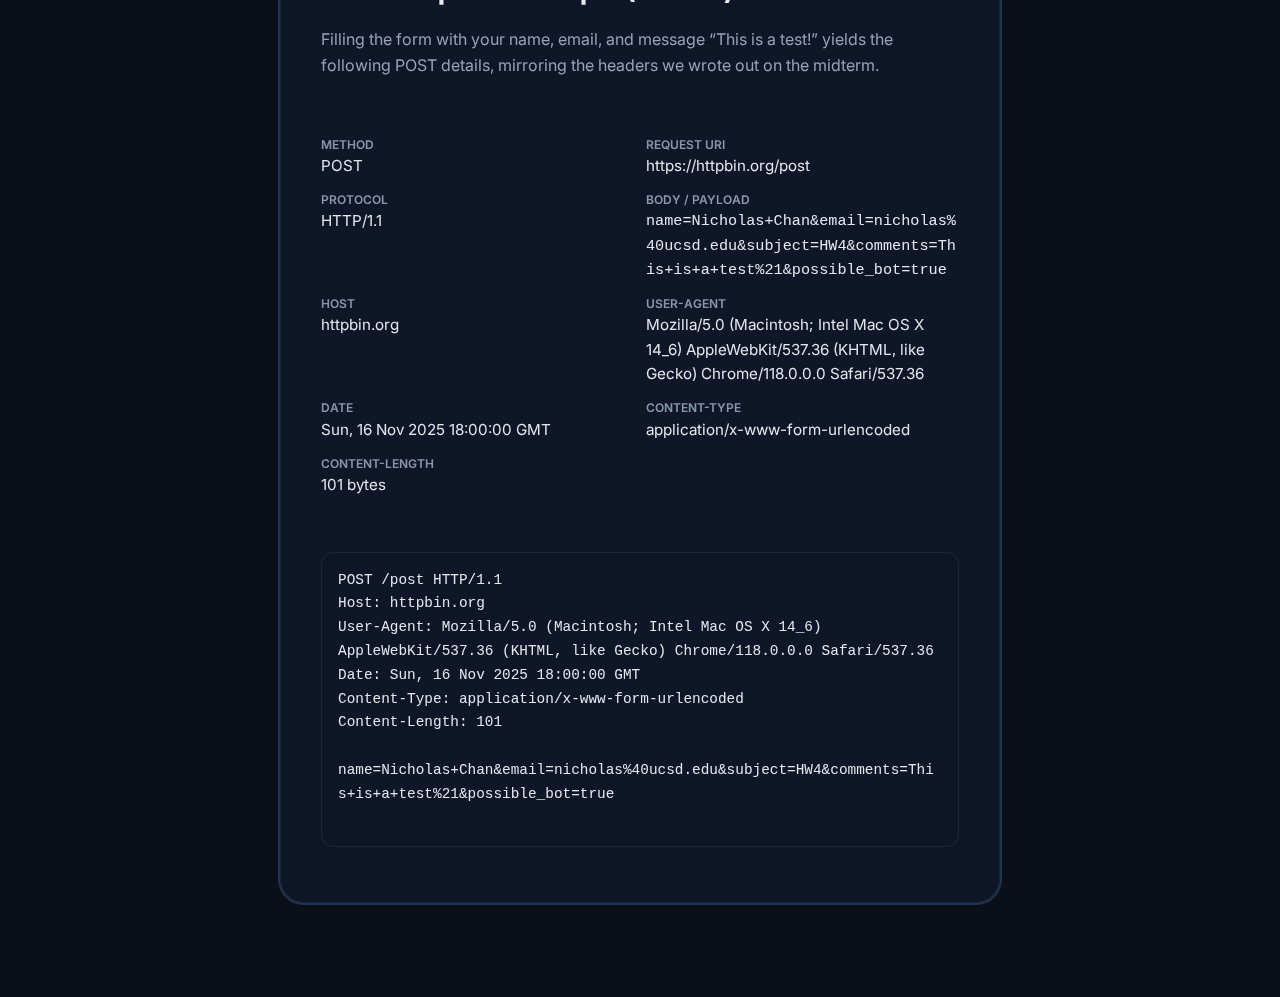
<file: form-with-js.html>
<!DOCTYPE html>
<html lang="en" data-theme="dark">
  <head>
    <meta charset="utf-8" />
    <meta name="viewport" content="width=device-width, initial-scale=1" />
    <title>Contact Form (JS Validation) — Nicholas Chan</title>
    <meta
      name="description"
      content="Part 3 contact form for CSE 134B HW4 showing enhanced validation, masking, and error logging powered by the Constraint Validation API."
    />

    <link rel="preconnect" href="https://fonts.googleapis.com" />
    <link rel="preconnect" href="https://fonts.gstatic.com" crossorigin />
    <link
      href="https://fonts.googleapis.com/css2?family=Inter:wght@300..900&family=Space+Grotesk:wght@400..700&display=swap"
      rel="stylesheet"
    />
    <link rel="stylesheet" href="/styles.css" />

    <style>
      :root {
        --form-surface: color-mix(
          in oklab,
          var(--surface, #0f172a) 92%,
          transparent
        );
        --form-border: color-mix(
          in oklab,
          var(--line, #1f2a3b) 85%,
          transparent
        );
        --form-muted: color-mix(
          in oklab,
          var(--muted, #94a3b8) 92%,
          transparent
        );
        --form-focus: color-mix(
          in oklab,
          var(--accent, #60a5fa) 85%,
          white 15%
        );
        --form-error: color-mix(in oklab, crimson 75%, #420b1c);
        --form-success: color-mix(in oklab, #34d399 75%, #0f172a);
      }

      .form-page {
        padding-block: clamp(3rem, 7vw, 5rem) 6rem;
      }

      .form-card {
        margin: 0 auto;
        max-width: 720px;
        background: var(--form-surface);
        border: 1px solid var(--form-border);
        border-radius: clamp(1rem, 2vw, 1.5rem);
        padding: clamp(1.5rem, 4vw, 2.5rem);
        box-shadow: 0 30px 60px rgba(8, 15, 35, 0.35);
        backdrop-filter: blur(12px);
      }

      .form-card h1 {
        font-size: clamp(2rem, 3vw, 2.5rem);
        margin-bottom: 0.5rem;
      }

      .eyebrow {
        text-transform: uppercase;
        font-size: 0.75rem;
        letter-spacing: 0.16em;
        color: var(--form-muted);
        margin: 0 0 0.5rem;
      }

      .form-card form {
        display: flex;
        flex-direction: column;
        gap: 1.5rem;
        margin-top: 2rem;
      }

      fieldset {
        border: 0;
        margin: 0;
        padding: 0;
        display: grid;
        gap: 1.5rem;
      }

      legend {
        font-family: var(--font-display, "Space Grotesk", system-ui);
        font-size: 1.1rem;
        color: var(--muted);
        margin-bottom: 0.5rem;
      }

      .field {
        display: flex;
        flex-direction: column;
        gap: 0.4rem;
      }

      label {
        font-weight: 600;
        display: flex;
        gap: 0.5rem;
        align-items: baseline;
      }

      .required-indicator {
        color: var(--accent);
        font-size: 0.85rem;
        letter-spacing: 0.08em;
      }

      input,
      textarea {
        width: 100%;
        border: 1px solid var(--form-border);
        border-radius: 0.85rem;
        background: color-mix(
          in oklab,
          var(--surface, #0f172a) 70%,
          transparent
        );
        color: var(--text, #e5e7eb);
        font: inherit;
        padding: 0.85rem 1rem;
        transition: border-color 0.2s ease, box-shadow 0.2s ease,
          background-color 0.2s ease;
      }

      input:focus,
      textarea:focus {
        outline: none;
        border-color: var(--form-focus);
        box-shadow: 0 0 0 3px
          color-mix(in oklab, var(--form-focus) 35%, transparent);
      }

      textarea {
        resize: vertical;
        min-height: 8rem;
      }

      .field :is(input, textarea):required {
        border-color: color-mix(in oklab, var(--form-border) 85%, transparent);
      }

      .field :is(input, textarea):optional {
        border-style: dashed;
      }

      .field :is(input, textarea):placeholder-shown:not(:focus) {
        border-color: color-mix(in oklab, var(--form-border) 65%, transparent);
      }

      .field :is(input, textarea):user-invalid {
        border-color: var(--form-error);
        box-shadow: 0 0 0 2px
          color-mix(in oklab, var(--form-error) 35%, transparent);
        background: color-mix(in oklab, var(--form-error) 8%, transparent);
      }

      .field :is(input, textarea):user-valid {
        border-color: var(--form-success);
        box-shadow: 0 0 0 2px
          color-mix(in oklab, var(--form-success) 30%, transparent);
        background: color-mix(in oklab, var(--form-success) 8%, transparent);
      }

      .field :is(input, textarea):user-invalid + .hint {
        color: var(--form-error);
      }

      .field :is(input, textarea):user-valid + .hint {
        color: var(--form-success);
      }

      .hint {
        font-size: 0.9rem;
        color: var(--form-muted);
      }

      .optional-pill {
        display: inline-flex;
        align-items: center;
        font-size: 0.7rem;
        letter-spacing: 0.08em;
        text-transform: uppercase;
        padding: 0.1rem 0.35rem;
        border-radius: 999px;
        border: 1px solid
          color-mix(in oklab, var(--form-border) 60%, transparent);
        color: var(--form-muted);
      }

      input.illegal,
      textarea.illegal {
        animation: flash 0.25s ease-in-out 2;
        border-color: var(--form-error);
      }

      @keyframes flash {
        0% {
          box-shadow: 0 0 0 0 rgba(220, 38, 38, 0.8);
        }
        100% {
          box-shadow: 0 0 0 6px rgba(220, 38, 38, 0);
        }
      }

      .char-counter {
        font-size: 0.85rem;
        color: var(--form-muted);
        margin: 0;
      }

      .char-counter[data-state="warn"] {
        color: color-mix(in oklab, gold 80%, var(--form-muted));
      }

      .char-counter[data-state="limit"] {
        color: var(--form-error);
        font-weight: 600;
      }

      .form-feedback {
        display: flex;
        flex-direction: column;
        gap: 0.75rem;
      }

      output.feedback {
        min-height: 2.25rem;
        border-radius: 0.75rem;
        border: 1px dashed
          color-mix(in oklab, var(--form-border) 70%, transparent);
        padding: 0.75rem 1rem;
        font-size: 0.95rem;
        background: color-mix(in oklab, var(--surface) 45%, transparent);
      }

      output.feedback:empty::before {
        content: attr(data-placeholder);
        color: var(--form-muted);
      }

      output.error {
        border-color: color-mix(in oklab, crimson 55%, var(--form-border));
        color: color-mix(in oklab, crimson 70%, white 30%);
      }

      output.info {
        border-color: color-mix(in oklab, var(--form-focus) 70%, transparent);
        color: color-mix(in oklab, var(--form-focus) 80%, white 20%);
      }

      .form-actions {
        display: flex;
        flex-wrap: wrap;
        gap: 1rem;
        align-items: center;
      }

      .form-actions .btn.secondary {
        background: transparent;
        border: 1px solid var(--form-border);
        color: var(--text);
      }

      .http-example {
        margin-top: clamp(2.5rem, 6vw, 4rem);
        border-top: 1px solid var(--form-border);
        padding-top: clamp(2rem, 5vw, 3rem);
        display: grid;
        gap: 1.5rem;
      }

      .http-grid {
        display: grid;
        gap: 0.75rem;
        grid-template-columns: repeat(auto-fit, minmax(210px, 1fr));
      }

      .http-grid dt {
        font-weight: 600;
        text-transform: uppercase;
        font-size: 0.75rem;
        color: var(--form-muted);
      }

      .http-grid dd {
        margin: 0;
        font-size: 0.95rem;
        overflow-wrap: anywhere;
      }

      .http-grid code {
        display: inline-block;
        overflow-wrap: anywhere;
        word-break: break-word;
      }

      pre {
        background: color-mix(in oklab, var(--surface) 75%, transparent);
        border: 1px solid var(--form-border);
        border-radius: 0.75rem;
        padding: 1rem;
        overflow-x: auto;
        font-size: 0.9rem;
        line-height: 1.65;
        white-space: pre-wrap;
        word-break: break-word;
      }

      @media (prefers-reduced-motion: reduce) {
        input,
        textarea {
          transition: none;
        }
      }

      @media (width <= 640px) {
        .form-card {
          padding: 1.25rem;
        }
        .form-actions {
          flex-direction: column;
          align-items: stretch;
        }
      }
    </style>
  </head>
  <body>
    <header class="nav">
      <div class="wrap nav-inner">
        <div class="brand">
          <span class="brand-dot" aria-hidden="true"></span>
          <span>Nicholas Theodorus Chan</span>
        </div>
        <nav class="links" aria-label="Primary">
          <a href="/index.html" data-nav-transition>Home</a>
          <a href="/projects/index.html" data-nav-transition>Projects</a>
          <a href="/about/index.html" data-nav-transition>About</a>
          <a href="/contact/index.html" data-nav-transition>Contact</a>
          <a
            id="repo"
            href="https://github.com/NicholasTc/cse134b_hw5_NicholasChan.git"
            aria-label="GitHub repository"
            >Repo</a
          >
          <div class="theme-picker" data-theme-picker>
            <button
              type="button"
              class="theme-trigger"
              data-theme-trigger
              aria-haspopup="true"
              aria-expanded="false"
            >
              <span class="theme-trigger-label" data-theme-label>Dark</span>
              <span class="theme-trigger-caret" aria-hidden="true">▾</span>
              <span class="sr-only">Open theme picker</span>
            </button>
            <div
              class="theme-panel"
              role="dialog"
              aria-label="Theme picker"
              data-theme-panel
              tabindex="-1"
              hidden
            >
              <div class="theme-panel-head">
                <p>Theme options</p>
                <button
                  type="button"
                  class="theme-panel-close"
                  data-theme-close
                  aria-label="Close theme picker"
                >
                  ✕
                </button>
              </div>
              <p class="theme-panel-subheading">Presets</p>
              <div class="theme-options">
                <button type="button" data-theme-option="dark">Dark</button>
                <button type="button" data-theme-option="light">Light</button>
                <button type="button" data-theme-option="midnight">
                  Midnight
                </button>
                <button type="button" data-theme-option="sand">Sand</button>
              </div>
              <hr />
              <button
                type="button"
                class="theme-custom-open"
                data-theme-custom-open
              >
                Custom…
              </button>
              <form class="theme-custom-form" data-theme-custom-form hidden>
                <label>
                  <span>Background color</span>
                  <input
                    type="color"
                    name="bg"
                    value="#0b0f17"
                    aria-label="Background color"
                    required
                  />
                </label>
                <label>
                  <span>Text color</span>
                  <input
                    type="color"
                    name="text"
                    value="#e5e7eb"
                    aria-label="Text color"
                    required
                  />
                </label>
                <label>
                  <span>Accent color</span>
                  <input
                    type="color"
                    name="accent"
                    value="#60a5fa"
                    aria-label="Accent color"
                    required
                  />
                </label>
                <label>
                  <span>Font</span>
                  <select name="font" aria-label="Font selection">
                    <option value="inter">Inter / Space Grotesk</option>
                    <option value="serif">Serif stack</option>
                    <option value="mono">Monospace stack</option>
                  </select>
                </label>
                <div class="theme-custom-actions">
                  <button type="button" data-theme-custom-save>
                    Save theme
                  </button>
                  <button type="button" data-theme-custom-cancel>Cancel</button>
                </div>
              </form>
              <button type="button" class="theme-reset" data-theme-reset>
                Reset to Dark
              </button>
            </div>
          </div>
        </nav>
      </div>
    </header>
    <noscript>
      <p class="no-js-note">
        JavaScript powers this page’s theme toggle and real-time validation.
      </p>
    </noscript>

    <main class="wrap form-page" id="main">
      <section class="form-card" aria-labelledby="form-title">
        <p class="eyebrow">CSE 134B · Homework 4 · Part 3</p>
        <h1 id="form-title">Contact form with custom JS validation</h1>
        <p class="muted">
          This version layers the Constraint Validation API, masking, and error
          logging on top of the original HTML/CSS experience. Submissions still
          flow to <code>https://httpbin.org/post</code>, now accompanied by a
          JSON record of every validation mistake.
        </p>

        <form action="https://httpbin.org/post" method="post" novalidate>
          <fieldset>
            <legend>Send a message</legend>

            <input type="hidden" name="possible_bot" value="true" />
            <input
              type="hidden"
              name="form-errors"
              id="form-errors-field"
              value="[]"
            />

            <div class="field">
              <label for="full-name"
                >Full name
                <span class="required-indicator" aria-hidden="true"
                  >*</span
                ></label
              >
              <input
                id="full-name"
                name="name"
                type="text"
                autocomplete="name"
                inputmode="text"
                required
                minlength="2"
                maxlength="60"
                pattern="[A-Za-z ,.&#39;-]{2,60}"
                title="Use 2-60 characters. Letters, spaces, commas, periods, apostrophes, and hyphens only."
                aria-describedby="name-hint"
                placeholder="Full Name Here"
              />
              <p id="name-hint" class="hint">
                Required · 2-60 characters · letters/spaces/punctuation only.
              </p>
            </div>

            <div class="field">
              <label for="email"
                >Email
                <span class="required-indicator" aria-hidden="true"
                  >*</span
                ></label
              >
              <input
                id="email"
                name="email"
                type="email"
                autocomplete="email"
                inputmode="email"
                required
                minlength="5"
                maxlength="120"
                placeholder="you@example.com"
              />
              <p class="hint" id="email-hint">
                Required · must be a valid email address format.
              </p>
            </div>

            <div class="field">
              <label for="subject"
                >Subject <span class="optional-pill">Optional</span></label
              >
              <input
                id="subject"
                name="subject"
                type="text"
                autocomplete="organization-title"
                inputmode="text"
                maxlength="80"
                pattern="[-A-Za-z0-9 ,.&#39;!?()]{0,80}"
                title="Up to 80 standard characters (letters, numbers, spaces, basic punctuation)."
                placeholder="Let’s talk about HW4"
              />
              <p class="hint">
                Optional · up to 80 characters · letters, numbers, light
                punctuation.
              </p>
            </div>

            <div class="field">
              <label for="phone"
                >Phone <span class="optional-pill">Optional</span></label
              >
              <input
                id="phone"
                name="phone"
                type="tel"
                inputmode="tel"
                autocomplete="tel"
                pattern="^\+?[0-9(). -]{7,20}$"
                maxlength="20"
                title="Use digits with optional spaces, parentheses, dots, dashes, or +."
                placeholder="(555) 555-5555"
              />
              <p class="hint">
                Optional · digits plus spaces, parentheses, dots, dashes, or +.
              </p>
            </div>

            <div class="field">
              <label for="comments"
                >Comments
                <span class="required-indicator" aria-hidden="true"
                  >*</span
                ></label
              >
              <textarea
                id="comments"
                name="comments"
                required
                minlength="10"
                maxlength="500"
                placeholder="This is a test!"
                aria-describedby="comments-hint"
              ></textarea>
              <p id="comments-hint" class="hint">
                Required · 10-500 characters. Feel free to elaborate but stay
                concise.
              </p>
              <p
                id="comments-count"
                class="char-counter"
                data-state="ok"
                aria-live="polite"
              >
                500 characters remaining.
              </p>
            </div>
          </fieldset>

          <div class="form-feedback" aria-live="polite">
            <output
              id="form-errors"
              name="errors"
              class="feedback error"
              aria-live="assertive"
              role="alert"
              data-placeholder="Error messages surface here."
            ></output>
            <output
              id="form-info"
              name="info"
              class="feedback info"
              aria-live="polite"
              role="status"
              data-placeholder="Status or info updates appear here."
            ></output>
          </div>

          <div class="form-actions">
            <button type="submit" class="btn primary">Submit to httpbin</button>
            <button type="reset" class="btn secondary">Reset form</button>
          </div>
        </form>

        <section class="http-example" aria-labelledby="http-title">
          <div>
            <h2 id="http-title">HTTP request example (Part 1a)</h2>
            <p class="muted">
              Filling the form with your name, email, and message “This is a
              test!” yields the following POST details, mirroring the headers we
              wrote out on the midterm.
            </p>
          </div>

          <dl class="http-grid">
            <div>
              <dt>Method</dt>
              <dd>POST</dd>
            </div>
            <div>
              <dt>Request URI</dt>
              <dd>https://httpbin.org/post</dd>
            </div>
            <div>
              <dt>Protocol</dt>
              <dd>HTTP/1.1</dd>
            </div>
            <div>
              <dt>Body / payload</dt>
              <dd>
                <code
                  >name=Nicholas+Chan&amp;email=nicholas%40ucsd.edu&amp;subject=HW4&amp;comments=This+is+a+test%21&amp;possible_bot=true</code
                >
              </dd>
            </div>
            <div>
              <dt>Host</dt>
              <dd>httpbin.org</dd>
            </div>
            <div>
              <dt>User-Agent</dt>
              <dd>
                Mozilla/5.0 (Macintosh; Intel Mac OS X 14_6) AppleWebKit/537.36
                (KHTML, like Gecko) Chrome/118.0.0.0 Safari/537.36
              </dd>
            </div>
            <div>
              <dt>Date</dt>
              <dd>Sun, 16 Nov 2025 18:00:00 GMT</dd>
            </div>
            <div>
              <dt>Content-Type</dt>
              <dd>application/x-www-form-urlencoded</dd>
            </div>
            <div>
              <dt>Content-Length</dt>
              <dd>101 bytes</dd>
            </div>
          </dl>

          <pre>
POST /post HTTP/1.1
Host: httpbin.org
User-Agent: Mozilla/5.0 (Macintosh; Intel Mac OS X 14_6) AppleWebKit/537.36 (KHTML, like Gecko) Chrome/118.0.0.0 Safari/537.36
Date: Sun, 16 Nov 2025 18:00:00 GMT
Content-Type: application/x-www-form-urlencoded
Content-Length: 101

name=Nicholas+Chan&email=nicholas%40ucsd.edu&subject=HW4&comments=This+is+a+test%21&possible_bot=true
        </pre
          >
        </section>
      </section>
    </main>
    <script type="module" src="/assets/scripts/theme-transitions.js"></script>
    <script type="module">
      (() => {
        const form = document.querySelector("form");
        if (!form) return;

        const fields = {
          name: document.getElementById("full-name"),
          email: document.getElementById("email"),
          subject: document.getElementById("subject"),
          phone: document.getElementById("phone"),
          comments: document.getElementById("comments"),
        };

        const errorOutput = document.getElementById("form-errors");
        const infoOutput = document.getElementById("form-info");
        const hiddenErrorsInput = document.getElementById("form-errors-field");
        const commentsCounter = document.getElementById("comments-count");
        const commentsMax =
          Number(fields.comments?.getAttribute("maxlength")) || 0;

        const fieldLabels = {
          name: "Full name",
          email: "Email",
          subject: "Subject",
          phone: "Phone",
          comments: "Comments",
        };

        const illegalMatchers = {
          name: /[^A-Za-z ,.'-]/g,
          subject: /[^-A-Za-z0-9 ,.'!?()]/g,
          phone: /[^0-9(). +-]/g,
        };

        const formErrors = [];
        let tempErrorTimer;

        const setHiddenErrors = () =>
          (hiddenErrorsInput.value = JSON.stringify(formErrors));

        const showError = (message, { temporary = false } = {}) => {
          errorOutput.textContent = message;
          if (!temporary) {
            infoOutput.textContent = "";
          }
          if (temporary) {
            clearTimeout(tempErrorTimer);
            tempErrorTimer = setTimeout(() => {
              if (errorOutput.textContent === message) {
                errorOutput.textContent = "";
              }
            }, 2200);
          }
        };

        const showInfo = (message) => {
          infoOutput.textContent = message;
        };

        const clearOutputs = () => {
          errorOutput.textContent = "";
          infoOutput.textContent = "";
        };

        const enforceAllowedChars = (field) => {
          const matcher = illegalMatchers[field.name];
          if (!matcher) return false;
          matcher.lastIndex = 0;
          const hasIllegal = matcher.test(field.value);
          matcher.lastIndex = 0;
          if (hasIllegal) {
            field.value = field.value.replace(matcher, "");
            matcher.lastIndex = 0;
            field.classList.add("illegal");
            showError(
              `${
                fieldLabels[field.name] || field.name
              }: illegal character removed.`,
              { temporary: true }
            );
            setTimeout(() => field.classList.remove("illegal"), 600);
            return true;
          }
          return false;
        };

        const validateField = (field) => {
          if (!field || !field.willValidate) return;
          field.setCustomValidity("");
          const label = fieldLabels[field.name] || field.name;
          const validity = field.validity;

          if (field === fields.comments) {
            const remaining = commentsMax - field.value.length;
            if (remaining < 0) {
              field.setCustomValidity(
                "Please shorten your message to 500 characters or fewer."
              );
              return;
            }
          }

          if (validity.valueMissing) {
            field.setCustomValidity(`${label} is required.`);
          } else if (validity.typeMismatch) {
            field.setCustomValidity(
              `Please provide a valid ${label.toLowerCase()}.`
            );
          } else if (validity.tooShort) {
            field.setCustomValidity(
              `${label} must be at least ${field.getAttribute(
                "minlength"
              )} characters.`
            );
          } else if (validity.tooLong) {
            field.setCustomValidity(
              `${label} must be ${field.getAttribute(
                "maxlength"
              )} characters or fewer.`
            );
          } else if (validity.patternMismatch) {
            field.setCustomValidity(
              `The characters entered for ${label.toLowerCase()} are not allowed.`
            );
          }
        };

        const updateCommentCounter = () => {
          if (!fields.comments || !commentsCounter) return;
          const remaining = commentsMax - fields.comments.value.length;
          const safeRemaining = Math.max(0, remaining);
          commentsCounter.textContent = `${safeRemaining} character${
            safeRemaining === 1 ? "" : "s"
          } remaining.`;

          let state = "ok";
          if (remaining <= 40 && remaining > 0) {
            state = "warn";
            showInfo("Heads up: you are approaching the 500 character limit.");
          } else if (remaining === 0) {
            state = "limit";
            showInfo("You have filled the entire message allotment.");
          } else if (infoOutput.textContent.startsWith("Heads up")) {
            infoOutput.textContent = "";
          }
          commentsCounter.dataset.state = state;
        };

        const handleInput = (event) => {
          const field = event.target;
          const illegal = enforceAllowedChars(field);
          if (!illegal) {
            validateField(field);
          }
          if (field === fields.comments) {
            updateCommentCounter();
          }
        };

        const handleBlur = (event) => validateField(event.target);

        Object.values(fields).forEach((field) => {
          if (!field) return;
          field.addEventListener("input", handleInput);
          field.addEventListener("blur", handleBlur);
        });

        updateCommentCounter();
        setHiddenErrors();

        form.addEventListener("submit", (event) => {
          Object.values(fields).forEach(validateField);
          updateCommentCounter();

          if (!form.checkValidity()) {
            event.preventDefault();
            const timestamp = new Date().toISOString();
            Object.values(fields).forEach((field) => {
              if (field && !field.validity.valid) {
                formErrors.push({
                  field: fieldLabels[field.name] || field.name,
                  issue: field.validationMessage,
                  value: field.value,
                  time: timestamp,
                });
              }
            });
            setHiddenErrors();
            showError(
              "Please resolve the highlighted issues before submitting."
            );
            form.reportValidity();
            return;
          }

          setHiddenErrors();
          showInfo(
            "Form is valid—sending to httpbin with error history attached."
          );
        });

        form.addEventListener("reset", () => {
          formErrors.length = 0;
          setHiddenErrors();
          clearOutputs();
          window.setTimeout(() => {
            Object.values(fields).forEach((field) =>
              field?.classList.remove("illegal")
            );
            updateCommentCounter();
          }, 0);
          showInfo("Form reset. All logged errors cleared.");
        });
      })();
    </script>
  </body>
</html>
</file>
<file: styles.css>
/* ================== Design Tokens (Dark as base) ================== */
:root {
  --bg: #0b0f17;
  --surface: #0f172a;
  --text: #e5e7eb;
  --muted: #94a3b8;
  --line: #1f2a3b;
  --accent: #60a5fa;
  --radius: 16px;
  --shadow: 0 18px 50px rgba(2, 6, 23, 0.35);
  --wrap: 75rem;
  --blur: 8px;
  --font-body: "Inter", system-ui, -apple-system, "Segoe UI", Roboto, Arial,
    sans-serif;
  --font-display: "Space Grotesk", var(--font-body);
  --top-glow: rgba(255, 255, 255, 0.08);
  --btn-primary: #87a6f3;
  --btn-primary-ink: #0f172a;
  --btn-dark: #121827;
  --btn-dark-border: #1e2a3d;
  --btn-glow: 0 14px 38px rgba(110, 140, 255, 0.22),
    0 4px 12px rgba(110, 140, 255, 0.12);
}

/* Light theme overrides */
:root[data-theme="light"] {
  --bg: #f7f9fc;
  --surface: #ffffff;
  --text: #0b1220;
  --muted: #5b6b7f;
  --line: #e5e9f0;
  --accent: #2563eb;
  --shadow: 0 18px 50px rgba(2, 6, 23, 0.08);
  --top-glow: rgba(255, 255, 255, 0.55);
  --btn-dark: #0f1729;
  --btn-dark-border: #1f2a3b;
}

:root[data-theme="midnight"] {
  --bg: #030712;
  --surface: #0f1729;
  --text: #e5f4ff;
  --muted: #91a5c8;
  --line: #1a2540;
  --accent: #7dd3fc;
  --shadow: 0 20px 55px rgba(2, 6, 23, 0.45);
  --top-glow: rgba(125, 211, 252, 0.15);
  --btn-primary: #7dd3fc;
  --btn-primary-ink: #041426;
  --btn-dark: #0b162d;
  --btn-dark-border: #1f2d4d;
}

:root[data-theme="sand"] {
  --bg: #fef6e9;
  --surface: #fffaf1;
  --text: #2c1404;
  --muted: #885a34;
  --line: #eadcc8;
  --accent: #d97706;
  --shadow: 0 18px 45px rgba(92, 52, 20, 0.18);
  --top-glow: rgba(217, 119, 6, 0.15);
  --btn-primary: #d97706;
  --btn-primary-ink: #fff8f0;
  --btn-dark: #41230f;
  --btn-dark-border: #5a3315;
}

/* ================== Part 4 Enhancements ================== */

/* Enhancement 1: Skip to Main Content Link (Accessibility) */
.skip-link {
  position: absolute;
  top: -100%;
  left: 50%;
  transform: translateX(-50%);
  z-index: 9999;
  padding: 0.75rem 1.5rem;
  background: var(--accent);
  color: var(--bg);
  font-weight: 600;
  font-size: 0.95rem;
  text-decoration: none;
  border-radius: 0 0 8px 8px;
  transition: top 0.2s ease;
}

.skip-link:focus {
  top: 0;
  outline: 2px solid var(--text);
  outline-offset: 2px;
}

/* Enhancement 2: Smooth Scroll */
html {
  scroll-behavior: smooth;
}

@media (prefers-reduced-motion: reduce) {
  html {
    scroll-behavior: auto;
  }
}

/* Enhancement 3: Loading Spinner */
.loading-spinner {
  display: flex;
  flex-direction: column;
  align-items: center;
  justify-content: center;
  gap: 1rem;
  padding: 3rem;
  grid-column: 1 / -1;
}

.spinner {
  width: 48px;
  height: 48px;
  border: 4px solid color-mix(in oklab, var(--accent) 20%, transparent);
  border-top-color: var(--accent);
  border-radius: 50%;
  animation: spin 0.8s linear infinite;
}

@keyframes spin {
  to {
    transform: rotate(360deg);
  }
}

.loading-spinner p {
  margin: 0;
  color: var(--muted);
  font-size: 0.95rem;
}

@media (prefers-reduced-motion: reduce) {
  .spinner {
    animation: none;
    border-color: var(--accent);
    border-top-color: transparent;
    border-bottom-color: transparent;
  }
}

/* Enhancement 4: Card Entrance Animations */
@keyframes cardFadeIn {
  from {
    opacity: 0;
    transform: translateY(20px);
  }
  to {
    opacity: 1;
    transform: translateY(0);
  }
}

.project-cards-grid project-card {
  animation: cardFadeIn 0.4s ease-out both;
}

/* Staggered animation delays for cards */
.project-cards-grid project-card:nth-child(1) {
  animation-delay: 0.05s;
}
.project-cards-grid project-card:nth-child(2) {
  animation-delay: 0.1s;
}
.project-cards-grid project-card:nth-child(3) {
  animation-delay: 0.15s;
}
.project-cards-grid project-card:nth-child(4) {
  animation-delay: 0.2s;
}
.project-cards-grid project-card:nth-child(5) {
  animation-delay: 0.25s;
}
.project-cards-grid project-card:nth-child(6) {
  animation-delay: 0.3s;
}
.project-cards-grid project-card:nth-child(7) {
  animation-delay: 0.35s;
}
.project-cards-grid project-card:nth-child(8) {
  animation-delay: 0.4s;
}

@media (prefers-reduced-motion: reduce) {
  .project-cards-grid project-card {
    animation: none;
    opacity: 1;
    transform: none;
  }
}

/* ================== Base ================== */
* {
  box-sizing: border-box;
}

html,
body {
  height: 100%;
}

body {
  margin: 0;
  background: var(--bg, #0b0f17);
  color: var(--text, #e5e7eb);
  font: 1rem/1.6 var(--font-body, Arial);
  -webkit-font-smoothing: antialiased;
  -moz-osx-font-smoothing: grayscale;
  transition: background 0.35s ease, color 0.25s ease;
  view-transition-name: page;
}

/* Stop the glow from widening the page */
body::before {
  content: "";
  position: fixed;
  inset: -25dvh 0 -35dvh 0; /* ← remove the -10dvw left/right */
  z-index: -1;
  pointer-events: none;
  background: radial-gradient(
      60vw 40vw at 20% -10%,
      color-mix(in oklab, var(--accent) 28%, transparent),
      transparent 60%
    ),
    radial-gradient(
      50vw 30vw at 80% -10%,
      color-mix(in oklab, var(--accent) 16%, transparent),
      transparent 60%
    );
  filter: blur(28px);
  opacity: 0.9;

  /* keep the glow wide without affecting layout width */
  left: 50%;
  width: 120vw;
  transform: translateX(-50%);
}

body::after {
  content: "";
  position: fixed;
  left: 0;
  right: 0;
  top: 0;
  height: 36dvh;
  z-index: 10;
  pointer-events: none;
  background: linear-gradient(
    to bottom,
    var(--top-glow),
    rgba(255, 255, 255, 0) 65%
  );
}

a {
  color: inherit;
  text-decoration: none;
}

.wrap {
  max-width: var(--wrap, 1200px);
  margin: 0 auto;
  padding: 0 1.5rem;
}

/* ================== Nav ================== */
.nav {
  position: sticky;
  top: 0;
  z-index: 50;
  backdrop-filter: saturate(120%) blur(var(--blur, 8px));
  background: color-mix(in oklab, var(--bg) 65%, transparent);
  border-bottom: 1px solid color-mix(in oklab, var(--line) 70%, transparent);
}

.nav-inner {
  display: flex;
  align-items: center;
  justify-content: space-between;
  height: 4rem;
}

.brand {
  display: flex;
  align-items: center;
  gap: 0.625rem;
  font: 600 1rem/1 var(--font-display);
  letter-spacing: 0.2px;
}

.brand-dot {
  width: 10px;
  height: 10px;
  border-radius: 999px;
  background: var(--accent);
  box-shadow: 0 0 24px color-mix(in oklab, var(--accent) 80%, transparent);
  animation: pulse 2.6s ease-in-out infinite;
}

@keyframes pulse {
  0% {
    transform: scale(1);
    opacity: 1;
  }
  50% {
    transform: scale(1.12);
    opacity: 0.85;
  }
  100% {
    transform: scale(1);
    opacity: 1;
  }
}

.links {
  display: flex;
  gap: 22px;
  align-items: center;
  /* ========== Modern nesting demo ========== */
  & a {
    color: var(--muted);
  }
  & a:hover {
    color: var(--text);
  }
}

.theme-picker {
  position: relative;
  display: none;
  margin-left: 0.25rem;
}

.theme-trigger {
  display: inline-flex;
  align-items: center;
  gap: 0.35rem;
  padding: 0.35rem 0.75rem;
  border-radius: 999px;
  border: 1px solid color-mix(in oklab, var(--line) 65%, transparent);
  background: color-mix(in oklab, var(--surface) 55%, transparent);
  color: var(--text);
  font: 600 0.7rem/1 var(--font-body);
  letter-spacing: 0.15em;
  text-transform: uppercase;
  cursor: pointer;
  transition: background 0.2s ease, border-color 0.2s ease, color 0.2s ease,
    box-shadow 0.2s ease;
}

.theme-trigger:hover {
  border-color: color-mix(in oklab, var(--accent) 40%, transparent);
  box-shadow: 0 0 10px color-mix(in oklab, var(--accent) 25%, transparent);
}

.theme-trigger:focus-visible {
  outline: 2px solid color-mix(in oklab, var(--accent) 60%, transparent);
  outline-offset: 2px;
}

.theme-trigger-label {
  letter-spacing: 0.12em;
  text-transform: uppercase;
  font-size: 0.65rem;
  color: var(--muted);
}

.theme-trigger-caret {
  font-size: 0.75rem;
  color: var(--muted);
}

.theme-panel {
  position: absolute;
  right: 0;
  top: calc(100% + 0.6rem);
  width: min(18rem, 80vw);
  padding: 0.9rem;
  border-radius: 1rem;
  background: var(--surface);
  border: 1px solid color-mix(in oklab, var(--line) 60%, transparent);
  box-shadow: 0 20px 50px rgba(0, 0, 0, 0.35);
  z-index: 80;
}

.theme-panel[hidden] {
  display: none;
}

.theme-panel-head {
  display: flex;
  justify-content: space-between;
  align-items: center;
  margin-bottom: 0.4rem;
}

.theme-panel-head p {
  margin: 0;
  font-weight: 600;
  font-size: 0.9rem;
}

.theme-panel-close {
  border: none;
  background: transparent;
  color: var(--muted);
  font-size: 1.1rem;
  line-height: 1;
  cursor: pointer;
}

.theme-panel-subheading {
  margin: 0;
  font-size: 0.8rem;
  color: var(--muted);
}

.theme-options {
  display: grid;
  grid-template-columns: repeat(2, minmax(0, 1fr));
  gap: 0.45rem;
  margin: 0.4rem 0 0.6rem;
}

.theme-options button,
.theme-custom-open,
.theme-custom-actions button {
  border: 1px solid color-mix(in oklab, var(--line) 60%, transparent);
  background: color-mix(in oklab, var(--surface) 85%, transparent);
  color: var(--text);
  border-radius: 0.75rem;
  padding: 0.45rem 0.65rem;
  font-size: 0.85rem;
  cursor: pointer;
  transition: border-color 0.2s ease, background 0.2s ease, color 0.2s ease,
    box-shadow 0.2s ease;
}

.theme-options button[data-selected="true"],
.theme-custom-open[data-selected="true"] {
  border-color: color-mix(in oklab, var(--accent) 50%, transparent);
  background: color-mix(in oklab, var(--accent) 18%, var(--surface));
  color: var(--text);
}

.theme-options button:hover,
.theme-custom-open:hover,
.theme-custom-actions button:hover {
  border-color: color-mix(in oklab, var(--accent) 40%, transparent);
  box-shadow: 0 0 10px color-mix(in oklab, var(--accent) 25%, transparent);
}

.theme-custom-open {
  width: 100%;
  margin-top: 0.25rem;
  text-align: center;
}

.theme-custom-form {
  margin-top: 0.65rem;
  display: grid;
  gap: 0.5rem;
}

.theme-custom-form label {
  display: flex;
  flex-direction: column;
  gap: 0.2rem;
  font-size: 0.8rem;
}

.theme-custom-form input[type="color"] {
  width: 100%;
  height: 2.25rem;
  border-radius: 0.5rem;
  border: 1px solid color-mix(in oklab, var(--line) 70%, transparent);
  background: transparent;
  cursor: pointer;
}

.theme-custom-form select {
  border-radius: 0.5rem;
  border: 1px solid color-mix(in oklab, var(--line) 70%, transparent);
  padding: 0.35rem 0.45rem;
  background: color-mix(in oklab, var(--surface) 90%, transparent);
  color: var(--text);
}

.theme-custom-actions {
  display: flex;
  gap: 0.5rem;
  margin-top: 0.35rem;
}

.theme-custom-actions button {
  flex: 1;
  font-size: 0.8rem;
}

.theme-panel hr {
  margin: 0.4rem 0;
  border: none;
  border-top: 1px solid color-mix(in oklab, var(--line) 60%, transparent);
}

.theme-reset {
  width: 100%;
  margin-top: 0.5rem;
  border: 1px dashed color-mix(in oklab, var(--accent) 55%, transparent);
  background: color-mix(in oklab, var(--surface) 80%, transparent);
  color: var(--accent);
  border-radius: 0.9rem;
  padding: 0.45rem 0.65rem;
  font-size: 0.85rem;
  letter-spacing: 0.14em;
  text-transform: uppercase;
  cursor: pointer;
  transition: border-color 0.2s ease, background 0.2s ease, color 0.2s ease,
    box-shadow 0.2s ease;
}

.theme-reset:hover {
  border-color: color-mix(in oklab, var(--accent) 80%, transparent);
  background: color-mix(in oklab, var(--accent) 18%, var(--surface));
  color: var(--text);
  box-shadow: 0 0 12px color-mix(in oklab, var(--accent) 25%, transparent);
}

.js-ready .theme-picker {
  display: block;
}

@media (max-width: 540px) {
  .theme-panel {
    position: fixed;
    left: 1rem;
    right: 1rem;
    top: auto;
    bottom: 1rem;
    width: auto;
  }
}

.no-js-note {
  margin: 0.5rem 0 0;
  padding: 0.5rem 0.75rem;
  border-radius: 0.65rem;
  background: color-mix(in oklab, var(--surface) 70%, transparent);
  border: 1px solid color-mix(in oklab, var(--line) 80%, transparent);
  font-size: 0.85rem;
  color: var(--muted);
}

/* Toggle button (disabled to satisfy "no JS") */
.toggle {
  display: inline-flex;
  align-items: center;
  gap: 10px;
  padding: 0.5rem 0.75rem;
  border-radius: 999px;
  cursor: not-allowed;
  border: 1px solid color-mix(in oklab, var(--line) 70%, transparent);
  background: var(--surface);
  color: var(--text);
  opacity: 0.6;
}

.toggle .icon {
  width: 18px;
  height: 18px;
  display: inline-block;
}

.sr-only {
  position: absolute;
  width: 1px;
  height: 1px;
  padding: 0;
  margin: -1px;
  overflow: hidden;
  clip: rect(0, 0, 0, 0);
  white-space: nowrap;
  border: 0;
}

/* ================== Hero ================== */
.hero {
  padding: 6rem 0 2.25rem;
}

@media (prefers-reduced-motion: reduce) {
  ::view-transition-group(*),
  ::view-transition-image-pair(*) {
    animation-duration: 0.01ms !important;
    animation-delay: 0.01ms !important;
  }
}

h1 {
  font-family: var(--font-display);
  font-size: clamp(40px, 6vw, 72px);
  line-height: 1.06;
  letter-spacing: -0.02em;
  margin: 0 0 0.75rem;
}

.lead {
  color: var(--muted);
  max-width: 45rem;
  font-size: clamp(16px, 2.2vw, 20px);
}

/* ================== CTA Buttons (light + dark pair) ================== */
.cta {
  margin-top: 1.375rem;
  display: flex;
  gap: 0.75rem;
  flex-wrap: wrap;
}

.btn {
  --pad-y: 0.875rem;
  --pad-x: 1.375rem;
  position: relative;
  isolation: isolate;
  display: inline-flex;
  align-items: center;
  justify-content: center;
  padding: var(--pad-y) var(--pad-x);
  border-radius: 999px;
  border: none;
  outline: none;
  font-weight: 600;
  letter-spacing: 0.2px;
  font-size: 1.125rem;
  text-decoration: none;
  background: radial-gradient(
      140px 140px at var(--mx, 50%) var(--my, 50%),
      rgba(255, 255, 255, 0.08),
      transparent 46%
    ),
    linear-gradient(180deg, rgba(255, 255, 255, 0.06), rgba(0, 0, 0, 0.1) 60%),
    var(--btn-dark);
  box-shadow: inset 0 0 0 1px var(--btn-dark-border);
  transition: transform 0.18s ease, box-shadow 0.22s ease, background 0.2s ease;
}

.btn:hover {
  transform: translateY(-1px);
}

.btn:not(.primary):hover {
  box-shadow: 0 12px 30px rgba(0, 0, 0, 0.35);
}

.btn:active {
  transform: translateY(0) scale(0.995);
}

.btn:focus-visible {
  box-shadow: 0 0 0 3px rgba(255, 255, 255, 0.1),
    0 0 0 6px rgba(120, 150, 255, 0.35);
}

.btn.primary {
  color: var(--btn-primary-ink);
  background: radial-gradient(
      140px 140px at var(--mx, 50%) var(--my, 50%),
      rgba(255, 255, 255, 0.18),
      transparent 46%
    ),
    linear-gradient(
      180deg,
      rgba(255, 255, 255, 0.22),
      rgba(255, 255, 255, 0) 55%
    ),
    var(--btn-primary);
  box-shadow: inset 0 0 0 1px rgba(255, 255, 255, 0.35);
  text-shadow: 0 1px 0 rgba(255, 255, 255, 0.45);
}

.btn .shine {
  pointer-events: none;
  position: absolute;
  inset: 1px;
  border-radius: inherit;
  overflow: hidden;
}

.btn .shine::before {
  content: "";
  position: absolute;
  inset: 0;
  border-radius: inherit;
  background: linear-gradient(
    to bottom,
    rgba(255, 255, 255, 0.14),
    rgba(255, 255, 255, 0) 42%
  );
  mix-blend-mode: screen;
}

/* ================== Hero Media with <picture> (fixed aspect + crop) ================== */
.hero-media {
  margin-top: 2.625rem;
  position: relative;
  overflow: hidden;
  border-radius: calc(var(--radius, 16px) + 8px);
  aspect-ratio: 16 / 9;
  min-height: 360px;
  box-shadow: var(--shadow, 0 18px 50px rgba(2, 6, 23, 0.35));
  border: 1px solid color-mix(in oklab, var(--line) 60%, transparent);
}

.hero-media picture,
.hero-media img {
  position: absolute;
  inset: 0;
  width: 100%;
  height: 100%;
  object-fit: cover;
  object-position: center;
  display: block;
}

.hero-media::after {
  content: "";
  position: absolute;
  inset: 0;
  background: linear-gradient(
    180deg,
    rgba(255, 255, 255, 0.06),
    rgba(255, 255, 255, 0.02)
  );
  pointer-events: none;
}

/* ================== Projects v2 ================== */
#projects {
  margin-top: 0.5rem;
}

.projects-head {
  display: flex;
  align-items: center;
  justify-content: space-between;
  gap: 0.75rem;
  flex-wrap: wrap;
  margin-top: 0.625rem;
}

.controls {
  display: flex;
  gap: 0.625rem;
  align-items: center;
}

.filters {
  display: flex;
  gap: 0.5rem;
  flex-wrap: wrap;
}

.filter {
  border: 1px solid color-mix(in oklab, var(--line) 60%, transparent);
  background: var(--surface);
  color: var(--text);
  padding: 0.5rem 0.75rem;
  border-radius: 999px;
  font-size: 0.875rem;
  cursor: default;
  transition: background 0.2s ease, border-color 0.2s ease, transform 0.15s ease;
  &[aria-pressed="true"] {
    background: color-mix(in oklab, var(--accent) 22%, transparent);
    border-color: color-mix(in oklab, var(--accent) 45%, var(--line));
  }
}

.layout {
  display: flex;
  gap: 6px;
  border: 1px solid color-mix(in oklab, var(--line) 60%, transparent);
  border-radius: 999px;
  padding: 4px;
  background: var(--surface);
  & button {
    border: none;
    background: transparent;
    color: var(--muted);
    padding: 0.5rem 0.625rem;
    border-radius: 999px;
  }
  & button[aria-pressed="true"] {
    background: color-mix(in oklab, var(--accent) 18%, transparent);
    color: var(--text);
  }
}

.featured {
  margin-top: 1.125rem;
  display: grid;
  grid-template-columns: 1.25fr 1fr;
  gap: 1.125rem;
}

/* Allow grid children to shrink instead of pushing the row wider */
.featured > * {
  min-width: 0;
}

@media (max-width: 900px) {
  .featured {
    grid-template-columns: 1fr;
  }
}

.featured .visual {
  min-height: 280px;
  border-radius: calc(var(--radius) + 8px);
  overflow: hidden;
  position: relative;
  border: 1px solid color-mix(in oklab, var(--line) 60%, transparent);
  box-shadow: var(--shadow);
  aspect-ratio: 16 / 9;
}

.featured .visual img {
  width: 100%;
  height: 100%;
  object-fit: cover;
  display: block;
}

.featured .panel {
  background: var(--surface);
  border: 1px solid color-mix(in oklab, var(--line) 60%, transparent);
  border-radius: var(--radius);
  padding: 1.125rem;
  box-shadow: var(--shadow);
}

.panel h3 {
  margin: 0 0 0.375rem;
}

.kpis {
  display: flex;
  gap: 0.75rem;
  flex-wrap: wrap;
  margin: 0.625rem 0 0.375rem;
}

.kpi {
  border: 1px solid color-mix(in oklab, var(--line) 60%, transparent);
  background: color-mix(in oklab, var(--surface) 85%, transparent);
  padding: 0.5rem 0.75rem;
  border-radius: 10px;
  font-weight: 600;
  font-size: 0.875rem;
}

.kpi small {
  display: block;
  color: var(--muted);
  font-weight: 500;
  font-size: 0.75rem;
}

.proj-grid {
  margin-top: 1.125rem;
  display: grid;
  gap: 1.125rem;
  grid-template-columns: repeat(3, 1fr);
}

@media (max-width: 980px) {
  .proj-grid {
    grid-template-columns: repeat(2, 1fr);
  }
}

@media (max-width: 620px) {
  .proj-grid {
    grid-template-columns: 1fr;
  }
}

.proj {
  background: var(--surface);
  border: 1px solid color-mix(in oklab, var(--line) 60%, transparent);
  border-radius: var(--radius);
  overflow: hidden;
  box-shadow: var(--shadow);
  display: flex;
  flex-direction: column;
}

.proj figure.thumb {
  margin: 0;
  padding: 0;
  display: block;
}

.proj .thumb {
  aspect-ratio: 16 / 9;
  border-bottom: 1px solid color-mix(in oklab, var(--line) 60%, transparent);
  overflow: hidden;
}

.proj .thumb img {
  width: 100%;
  height: 100%;
  object-fit: cover;
  display: block;
}

.proj .body {
  padding: 0.875rem;
}

.proj .title {
  font-size: 1.125rem;
  margin: 0.5rem 0 0.375rem;
}

.proj .meta {
  display: flex;
  gap: 0.5rem;
  flex-wrap: wrap;
  margin: 0.375rem 0 0.5rem;
}

.badge {
  font-size: 0.75rem;
  color: var(--muted);
  border: 1px solid color-mix(in oklab, var(--line) 60%, transparent);
  padding: 0.25rem 0.625rem;
  border-radius: 999px;
}

.impact {
  font-weight: 600;
  font-size: 0.875rem;
}

.proj .row {
  display: flex;
  justify-content: space-between;
  align-items: center;
  margin-top: 0.625rem;
  gap: 0.625rem;
}

.quick {
  font-size: 0.875rem;
  color: var(--text);
  border: 1px solid color-mix(in oklab, var(--line) 60%, transparent);
  background: var(--surface);
  border-radius: 999px;
  padding: 0.5rem 0.75rem;
  cursor: default;
}

/* ================== About (scoped demo) & Footer ================== */
section h2 {
  font-size: 1.75rem;
  margin: 0 0 0.75rem;
}

.muted {
  color: var(--muted);
}

.about {
  margin-top: 4rem;
  padding: 1.75rem;
  border: 1px solid color-mix(in oklab, var(--line) 60%, transparent);
  border-radius: var(--radius);
  background: var(--surface);
  box-shadow: var(--shadow);
  position: relative;
  z-index: 1;
}

/* @scope demo */
@scope (.about) {
  h2 {
    font-size: 1.75rem;
  }
  p.muted {
    color: var(--muted);
  }
}

.contact {
  margin-top: 3rem;
}

footer {
  border-top: 1px solid color-mix(in oklab, var(--line) 60%, transparent);
  margin-top: 4rem;
  padding: 1.375rem 0;
  color: var(--muted);
}

/* Motion care */
@media (prefers-reduced-motion: reduce) {
  * {
    animation: none !important;
    transition: none !important;
  }
}

/* ================== Extra Credit: Wider-gamut color() ==================
   Uses display-p3 to override --accent when supported.
   Fallback remains the sRGB hex you already set earlier. */
@supports (color: color(display-p3 1 1 1)) {
  :root {
    /* vivid blue in display-p3 space */
    --accent: color(display-p3 0.42 0.62 1);
  }
  :root[data-theme="light"] {
    /* slightly deeper accent for light theme */
    --accent: color(display-p3 0.24 0.52 1);
  }
}

/*  Extra Credit: :has() container styling
   Highlights the filter bar when any filter is active.
   (Gracefully ignored where :has() isn’t supported.) */
@supports selector(:has(*)) {
  .filters:has(button[aria-pressed="true"]) {
    box-shadow: 0 0 0 2px color-mix(in oklab, var(--accent) 30%, transparent);
    border-radius: 12px;
  }

  /* Bonus: give the layout switch a subtle “armed” state */
  .layout:has(button[aria-pressed="true"]) {
    box-shadow: 0 6px 22px rgba(0, 0, 0, 0.18);
  }
}

/* STYLING FOR THE ABOUT PAGE */

/* Bio split (portrait + card) */
.bio {
  display: grid;
  grid-template-columns: 1fr 1.2fr;
  gap: 1.125rem;
  margin-top: 1.25rem;
}

@media (max-width: 900px) {
  .bio {
    grid-template-columns: 1fr;
  }
}

.portrait {
  border-radius: calc(var(--radius) + 8px);
  overflow: hidden;
  border: 1px solid color-mix(in oklab, var(--line) 60%, transparent);
  box-shadow: var(--shadow);
  aspect-ratio: 4 / 5;
  position: relative;
}

.portrait img {
  position: absolute;
  inset: 0;
  width: 100%;
  height: 100%;
  object-fit: cover;
  display: block;
}

.bio-card {
  background: var(--surface);
  border: 1px solid color-mix(in oklab, var(--line) 60%, transparent);
  border-radius: var(--radius);
  padding: 1.125rem;
  box-shadow: var(--shadow);
}

.bio-title {
  margin: 0 0 0.5rem;
}

.stats {
  display: flex;
  gap: 0.75rem;
  flex-wrap: wrap;
  margin: 0.75rem 0 0.5rem;
  padding: 0;
  list-style: none;
}

.stat {
  border: 1px solid color-mix(in oklab, var(--line) 60%, transparent);
  background: color-mix(in oklab, var(--surface) 85%, transparent);
  padding: 0.5rem 0.75rem;
  border-radius: 10px;
  font-weight: 600;
  font-size: 0.875rem;
}

/* Skills */
.skills {
  margin-top: 2.25rem;
}

.skills-head {
  display: flex;
  align-items: center;
  justify-content: space-between;
  gap: 0.75rem;
  flex-wrap: wrap;
}

.skills-grid {
  margin-top: 1rem;
  display: grid;
  gap: 1.125rem;
  grid-template-columns: repeat(4, 1fr);
}

@media (max-width: 980px) {
  .skills-grid {
    grid-template-columns: repeat(2, 1fr);
  }
}

@media (max-width: 620px) {
  .skills-grid {
    grid-template-columns: 1fr;
  }
}

.skill {
  background: var(--surface);
  border: 1px solid color-mix(in oklab, var(--line) 60%, transparent);
  border-radius: var(--radius);
  padding: 1rem;
  box-shadow: var(--shadow);
}

.skill h3 {
  margin: 0 0 0.375rem;
}

.chips {
  margin: 0.5rem 0 0;
  padding: 0;
  list-style: none;
  display: flex;
  gap: 0.5rem;
  flex-wrap: wrap;
}

.chips li {
  font-size: 0.75rem;
  color: var(--muted);
  border: 1px solid color-mix(in oklab, var(--line) 60%, transparent);
  padding: 0.25rem 0.625rem;
  border-radius: 999px;
}

/* Timeline */
.timeline {
  margin-top: 2.5rem;
}

.timeline h2 {
  margin-bottom: 0.75rem;
}

.tl {
  position: relative;
  list-style: none;
  padding: 0;
  margin: 0;
}

.tl::before {
  content: "";
  position: absolute;
  left: 10px;
  top: 0;
  bottom: 0;
  width: 2px;
  background: color-mix(in oklab, var(--line) 70%, transparent);
}

.tl li {
  position: relative;
  padding-left: 2.25rem;
  margin: 0 0 1rem;
}

.tl .dot {
  position: absolute;
  left: 4px;
  top: 0.25rem;
  width: 12px;
  height: 12px;
  border-radius: 999px;
  background: var(--accent);
  box-shadow: 0 0 18px color-mix(in oklab, var(--accent) 70%, transparent);
}

.tl .card {
  background: var(--surface);
  border: 1px solid color-mix(in oklab, var(--line) 60%, transparent);
  border-radius: 12px;
  padding: 0.875rem;
  box-shadow: var(--shadow);
}

/* Values */
.values {
  margin-top: 2.5rem;
}

.val-grid {
  list-style: none;
  padding: 0;
  margin: 0.75rem 0 0;
  display: grid;
  gap: 1.125rem;
  grid-template-columns: repeat(4, 1fr);
}

@media (max-width: 980px) {
  .val-grid {
    grid-template-columns: repeat(2, 1fr);
  }
}

@media (max-width: 620px) {
  .val-grid {
    grid-template-columns: 1fr;
  }
}

.val {
  background: var(--surface);
  border: 1px solid color-mix(in oklab, var(--line) 60%, transparent);
  border-radius: var(--radius);
  padding: 1rem;
  box-shadow: var(--shadow);
}

.val h3 {
  margin: 0 0 0.375rem;
}

/* CONTACT PAGE STYLE CSS */

.contact-main {
  margin-top: 0.25rem;
}

/* hero tweaks for contact */
.contact-hero {
  padding-bottom: 1.5rem;
}
.contact-hero .hero-media {
  margin-top: 1.25rem;
  min-height: 32dvh; /* dynamic viewport unit */
}

/* Reusable card (matches panels/sections on other pages) */
.card {
  background: var(--surface, #0f172a);
  border: 1px solid color-mix(in oklab, var(--line, #1f2a3b) 60%, transparent);
  border-radius: var(--radius, 16px);
  box-shadow: var(--shadow, 0 18px 50px rgba(2, 6, 23, 0.35));
  padding: 1.125rem;
}

/* Grid layout */
.contact-grid {
  display: grid;
  gap: 1.125rem;
  grid-template-columns: 1.15fr 1fr;
  margin-top: 1.125rem;
}
@media (max-width: 900px) {
  .contact-grid {
    grid-template-columns: 1fr;
  }
}

/* Info card */
.info-card h2 {
  margin: 0 0 0.5rem;
}
.contact-list {
  list-style: none;
  padding: 0;
  margin: 0 0 1rem;
  display: grid;
  gap: 0.5rem;
}
.contact-list li {
  display: grid;
  grid-template-columns: 7rem 1fr;
  align-items: baseline;
  gap: 0.75rem;
  padding: 0.5rem 0.625rem;
  border: 1px solid color-mix(in oklab, var(--line) 60%, transparent);
  border-radius: 12px;
  background: color-mix(in oklab, var(--surface) 90%, transparent);
}
.contact-list .label {
  color: var(--muted);
}

/* iframe preview (accessible ratio) */
.mini-frame {
  margin-top: 0.75rem;
}
.mini-title {
  margin: 0 0 0.375rem;
}
.ratio {
  position: relative;
  border-radius: 12px;
  overflow: hidden;
  border: 1px solid color-mix(in oklab, var(--line) 60%, transparent);
  aspect-ratio: 16 / 9;
}
.ratio iframe {
  position: absolute;
  inset: 0;
  width: 100%;
  height: 100%;
  border: 0;
}

/* Form card */
.form-card h2 {
  margin: 0 0 0.5rem;
}

/* field styles + variables */
:root {
  --field-bg: color-mix(in oklab, var(--surface) 85%, transparent);
  --field-border: color-mix(in oklab, var(--line) 70%, transparent);
  --field-focus: color-mix(in oklab, var(--accent) 45%, transparent);
}

/* @scope keeps form styles local */
@scope (.form-card) {
  .fields {
    display: grid;
    gap: 0.875rem;
    margin: 0.75rem 0 1rem;
  }
  .field {
    display: grid;
    gap: 0.375rem;
  }
  .field label {
    font-weight: 600;
    font-size: 0.95rem;
  }
  .field input,
  .field textarea {
    background: var(--field-bg);
    color: var(--text);
    border: 1px solid var(--field-border);
    border-radius: 12px;
    padding: 0.75rem 0.875rem;
    font: inherit;
    outline: none;
    transition: border-color 0.18s ease, transform 0.12s ease,
      box-shadow 0.18s ease;
  }
  .field input:focus-visible,
  .field textarea:focus-visible {
    border-color: var(--field-focus);
    box-shadow: 0 0 0 3px color-mix(in oklab, var(--accent) 24%, transparent);
    transform: translateY(-1px);
  }
  .hint {
    color: var(--muted);
    margin: 0;
    font-size: 0.85rem;
  }
  .req {
    color: color-mix(in oklab, var(--accent) 85%, white);
  }
  .consent {
    display: flex;
    align-items: center;
    gap: 0.5rem;
    margin-top: 0.25rem;
    font-size: 0.95rem;
  }
  .form-actions {
    display: flex;
    gap: 0.625rem;
    flex-wrap: wrap;
  }
}

/* Baseline feature demo: :has() highlights invalid fields/groups */
.form-card:has(:invalid) {
  box-shadow: 0 0 0 2px color-mix(in oklab, var(--accent) 26%, transparent);
}
.field:has(:invalid) input,
.field:has(:invalid) textarea {
  border-color: color(
    display-p3 0.95 0.45 0.45 / 0.85
  ); /* wider-gamut accent */
}

/* Motion care already global; buttons share existing .btn styles */

/* Extra small refinements */
.link:hover {
  color: var(--text);
}

/* Keep contrast strong in light theme */
:root[data-theme="light"] .contact-list li {
  background: color-mix(in oklab, var(--surface) 96%, white);
}

/* Mobile responsive design (≤ 420px) */
@media (max-width: 420px) {
  .wrap {
    padding-inline: 0.875rem;
  }

  /* Nav: stack and shrink */
  .nav-inner {
    height: auto;
    padding-block: 0.5rem;
    flex-wrap: wrap;
    row-gap: 0.5rem;
  }
  .brand {
    font-size: 0.9rem;
  }
  .links {
    flex: 1 1 100%;
    display: flex;
    flex-wrap: wrap;
    gap: 12px;
  }
  .links a {
    font-size: 0.9rem;
  }

  /* Hero */
  .hero {
    padding-top: 4.25rem;
  }
  h1 {
    font-size: clamp(28px, 8.5vw, 40px);
  }
  .hero-media {
    min-height: 210px;
    border-radius: 14px;
  }

  /* “Highlighted Projects” header row */
  .projects-head {
    flex-direction: column;
    align-items: stretch;
    gap: 0.5rem;
  }
  .controls {
    flex-wrap: wrap;
  }
  .filters {
    width: 100%;
    justify-content: flex-start;
  }
  .filter {
    padding: 0.45rem 0.6rem;
    font-size: 0.85rem;
  }

  /* Featured block spacing */
  .featured {
    gap: 0.75rem;
  }
  .panel {
    padding: 0.9rem;
  }
  .kpis {
    gap: 0.5rem;
  }
  .kpi {
    font-size: 0.8rem;
  }

  /* Project cards grid + spacing */
  .proj-grid {
    gap: 0.9rem;
  }
  .proj .body {
    padding: 0.75rem;
  }
  .proj .title {
    font-size: 1rem;
  }

  /* About + footer spacing on landing */
  .about {
    margin-top: 2.75rem;
    padding: 1.25rem;
  }
  footer {
    margin-top: 2.5rem;
  }

  /* one issue i found: image still overflows, so adding this to ensure/overrides safely that the image will not overflows*/

  /* Let grid children shrink instead of forcing the row wider */
  .featured > * {
    min-width: 0;
  }

  /* Belt & suspenders: keep the featured visual strictly inside */
  .featured .visual,
  .featured .visual picture,
  .featured .visual img {
    width: 100%;
    max-width: 100%;
  }

  /* Optional: slightly tighter radii on tiny screens prevents 1px peeking */
  @media (max-width: 420px) {
    .featured {
      gap: 0.75rem;
    }
    .featured .visual {
      border-radius: 14px;
    }
  }
}

/* ================== Small phones safety (≤ 340px) ================== */
@media (max-width: 340px) {
  .links {
    gap: 10px;
  }
  .links a {
    font-size: 0.85rem;
  }
  .filter {
    font-size: 0.8rem;
  }
  .btn {
    --pad-y: 0.7rem;
    --pad-x: 1.1rem;
    font-size: 1rem;
  }
}

/* ================== CRUD Page Styles (Part 3) ================== */
.crud-main {
  padding-bottom: 3rem;
}

.crud-hero {
  padding-bottom: 1rem;
}

.crud-hero .link {
  color: var(--accent);
  text-decoration: underline;
  text-underline-offset: 2px;
}

.crud-hero .link:hover {
  color: var(--text);
}

.crud-section {
  margin-top: 1.5rem;
}

.crud-card {
  background: var(--surface);
  border: 1px solid color-mix(in oklab, var(--line) 60%, transparent);
  border-radius: var(--radius);
  padding: 1.5rem;
  box-shadow: var(--shadow);
}

.crud-card h2 {
  margin: 0 0 0.5rem;
  font-size: 1.5rem;
}

.crud-card--danger {
  border-color: color-mix(in oklab, #ef4444 40%, transparent);
}

.crud-card--danger h2 {
  color: #f87171;
}

/* Projects List */
.projects-list {
  display: flex;
  flex-direction: column;
  gap: 0.5rem;
  margin: 1rem 0;
  max-height: 300px;
  overflow-y: auto;
}

.project-item {
  display: grid;
  grid-template-columns: 3rem 1fr auto;
  gap: 0.75rem;
  align-items: center;
  padding: 0.75rem 1rem;
  background: color-mix(in oklab, var(--surface) 80%, transparent);
  border: 1px solid color-mix(in oklab, var(--line) 50%, transparent);
  border-radius: 10px;
  cursor: pointer;
  transition: border-color 0.2s ease, background 0.2s ease;
}

.project-item:hover,
.project-item:focus {
  border-color: color-mix(in oklab, var(--accent) 50%, transparent);
  background: color-mix(in oklab, var(--accent) 8%, var(--surface));
  outline: none;
}

.project-item-index {
  font-size: 0.8rem;
  font-weight: 600;
  color: var(--muted);
  background: color-mix(in oklab, var(--line) 40%, transparent);
  padding: 0.25rem 0.5rem;
  border-radius: 6px;
  text-align: center;
}

.project-item-title {
  font-weight: 500;
  color: var(--text);
  white-space: nowrap;
  overflow: hidden;
  text-overflow: ellipsis;
}

.project-item-tags {
  font-size: 0.75rem;
  color: var(--muted);
  white-space: nowrap;
  overflow: hidden;
  text-overflow: ellipsis;
  max-width: 150px;
}

.empty-list {
  color: var(--muted);
  text-align: center;
  padding: 2rem;
}

.refresh-btn {
  --pad-y: 0.5rem;
  --pad-x: 1rem;
  font-size: 0.875rem;
}

/* CRUD Forms */
.crud-form {
  display: flex;
  flex-direction: column;
  gap: 1rem;
  margin-top: 1rem;
}

.form-group {
  display: flex;
  flex-direction: column;
  gap: 0.375rem;
}

.form-group label {
  font-weight: 600;
  font-size: 0.95rem;
  color: var(--text);
}

.form-group .req {
  color: #f87171;
}

.form-group input,
.form-group textarea,
.form-group select {
  padding: 0.75rem 1rem;
  background: color-mix(in oklab, var(--surface) 85%, transparent);
  border: 1px solid color-mix(in oklab, var(--line) 70%, transparent);
  border-radius: 10px;
  color: var(--text);
  font: inherit;
  font-size: 0.95rem;
  transition: border-color 0.2s ease, box-shadow 0.2s ease;
}

.form-group input:focus,
.form-group textarea:focus,
.form-group select:focus {
  outline: none;
  border-color: color-mix(in oklab, var(--accent) 60%, transparent);
  box-shadow: 0 0 0 3px color-mix(in oklab, var(--accent) 20%, transparent);
}

.form-group input::placeholder,
.form-group textarea::placeholder {
  color: var(--muted);
  opacity: 0.7;
}

.form-group textarea {
  resize: vertical;
  min-height: 80px;
}

.form-group select {
  cursor: pointer;
}

.form-group .hint {
  font-size: 0.8rem;
  color: var(--muted);
  margin: 0;
}

/* Form Actions */
.form-actions {
  display: flex;
  gap: 0.75rem;
  flex-wrap: wrap;
  margin-top: 0.5rem;
}

.btn-primary {
  background: color-mix(in oklab, var(--accent) 25%, var(--surface));
  border-color: color-mix(in oklab, var(--accent) 50%, transparent);
  color: var(--text);
}

.btn-primary:hover {
  background: color-mix(in oklab, var(--accent) 35%, var(--surface));
  border-color: color-mix(in oklab, var(--accent) 70%, transparent);
}

.btn-danger {
  background: color-mix(in oklab, #ef4444 20%, var(--surface));
  border-color: color-mix(in oklab, #ef4444 50%, transparent);
  color: #fca5a5;
}

.btn-danger:hover {
  background: color-mix(in oklab, #ef4444 30%, var(--surface));
  border-color: color-mix(in oklab, #ef4444 70%, transparent);
  color: #fef2f2;
}

/* Form Status Messages */
.form-status {
  padding: 0.75rem 1rem;
  border-radius: 8px;
  font-size: 0.9rem;
  margin-top: 0.5rem;
}

.form-status[hidden] {
  display: none;
}

.form-status--success {
  background: color-mix(in oklab, #22c55e 15%, transparent);
  color: #4ade80;
  border: 1px solid color-mix(in oklab, #22c55e 30%, transparent);
}

.form-status--error {
  background: color-mix(in oklab, #ef4444 15%, transparent);
  color: #f87171;
  border: 1px solid color-mix(in oklab, #ef4444 30%, transparent);
}

.form-status--warning {
  background: color-mix(in oklab, #f59e0b 15%, transparent);
  color: #fbbf24;
  border: 1px solid color-mix(in oklab, #f59e0b 30%, transparent);
}

/* Delete Preview */
.delete-preview {
  padding: 1rem;
  background: color-mix(in oklab, #ef4444 10%, transparent);
  border: 1px dashed color-mix(in oklab, #ef4444 40%, transparent);
  border-radius: 10px;
  margin: 0.5rem 0;
}

.delete-preview p {
  margin: 0;
}

.delete-preview-title {
  font-weight: 600;
  color: #fca5a5;
  margin-top: 0.25rem !important;
}

/* Example Data Section */
.example-data {
  background: color-mix(in oklab, var(--surface) 70%, transparent);
  border: 1px solid color-mix(in oklab, var(--line) 50%, transparent);
  border-radius: 10px;
  padding: 1rem;
  margin-top: 1rem;
}

.example-data dl {
  display: grid;
  grid-template-columns: auto 1fr;
  gap: 0.5rem 1rem;
  margin: 0;
}

.example-data dt {
  font-weight: 600;
  color: var(--muted);
}

.example-data dd {
  margin: 0;
  color: var(--text);
  word-break: break-word;
}

/* Responsive CRUD */
@media (max-width: 620px) {
  .crud-card {
    padding: 1.25rem;
  }

  .project-item {
    grid-template-columns: 1fr;
    gap: 0.25rem;
  }

  .project-item-index {
    display: none;
  }

  .project-item-tags {
    max-width: 100%;
  }

  .example-data dl {
    grid-template-columns: 1fr;
  }

  .example-data dt {
    margin-top: 0.5rem;
  }
}

/* ================== Data Loading Controls (Part 2) ================== */
.data-loaders {
  display: flex;
  gap: 0.75rem;
  flex-wrap: wrap;
}

.load-btn {
  --pad-y: 0.625rem;
  --pad-x: 1.125rem;
  font-size: 0.95rem;
  border: 1px solid color-mix(in oklab, var(--line) 70%, transparent);
  background: var(--surface);
  color: var(--text);
  cursor: pointer;
}

.load-btn:hover {
  border-color: color-mix(in oklab, var(--accent) 50%, transparent);
  box-shadow: 0 0 12px color-mix(in oklab, var(--accent) 20%, transparent);
}

.load-btn--primary {
  background: color-mix(in oklab, var(--accent) 20%, var(--surface));
  border-color: color-mix(in oklab, var(--accent) 45%, transparent);
}

.load-btn--primary:hover {
  background: color-mix(in oklab, var(--accent) 30%, var(--surface));
}

/* Status message */
.load-status {
  margin: 0;
  padding: 0.5rem 0.875rem;
  border-radius: 8px;
  font-size: 0.875rem;
  transition: opacity 0.2s ease;
}

.load-status[hidden] {
  display: none;
}

.load-status--loading {
  background: color-mix(in oklab, var(--accent) 15%, transparent);
  color: var(--accent);
  border: 1px solid color-mix(in oklab, var(--accent) 30%, transparent);
}

.load-status--success {
  background: color-mix(in oklab, #22c55e 15%, transparent);
  color: #4ade80;
  border: 1px solid color-mix(in oklab, #22c55e 30%, transparent);
}

.load-status--error {
  background: color-mix(in oklab, #ef4444 15%, transparent);
  color: #f87171;
  border: 1px solid color-mix(in oklab, #ef4444 30%, transparent);
}

.load-status--warning {
  background: color-mix(in oklab, #f59e0b 15%, transparent);
  color: #fbbf24;
  border: 1px solid color-mix(in oklab, #f59e0b 30%, transparent);
}

/* Empty state message */
.empty-state {
  grid-column: 1 / -1;
  text-align: center;
  padding: 3rem 1.5rem;
  color: var(--muted);
  background: color-mix(in oklab, var(--surface) 50%, transparent);
  border: 2px dashed color-mix(in oklab, var(--line) 60%, transparent);
  border-radius: var(--radius);
}

.empty-state strong {
  color: var(--accent);
}

/* No projects found message */
.no-projects {
  grid-column: 1 / -1;
  text-align: center;
  padding: 2rem 1rem;
  color: var(--muted);
}

/* ================== Project Card Grid (for <project-card> custom elements) ================== */
.project-cards-grid {
  display: grid;
  gap: 1.5rem;
  grid-template-columns: repeat(auto-fill, minmax(320px, 1fr));
  margin-top: 1.5rem;
}

@media (max-width: 720px) {
  .project-cards-grid {
    grid-template-columns: 1fr;
    gap: 1.25rem;
  }
}

/* Ensure project-card elements fill their grid cells */
.project-cards-grid project-card {
  display: block;
  height: 100%;
}

/* Loading state for dynamically loaded cards */
.project-cards-grid.loading {
  min-height: 300px;
  display: flex;
  align-items: center;
  justify-content: center;
}

.project-cards-grid.loading::after {
  content: "Loading projects...";
  color: var(--muted);
  font-size: 1rem;
}

/* Empty state when no cards loaded */
.project-cards-grid:empty::after {
  content: "No projects to display.";
  color: var(--muted);
  font-size: 1rem;
  text-align: center;
  grid-column: 1 / -1;
  padding: 3rem 1rem;
}
</file>
